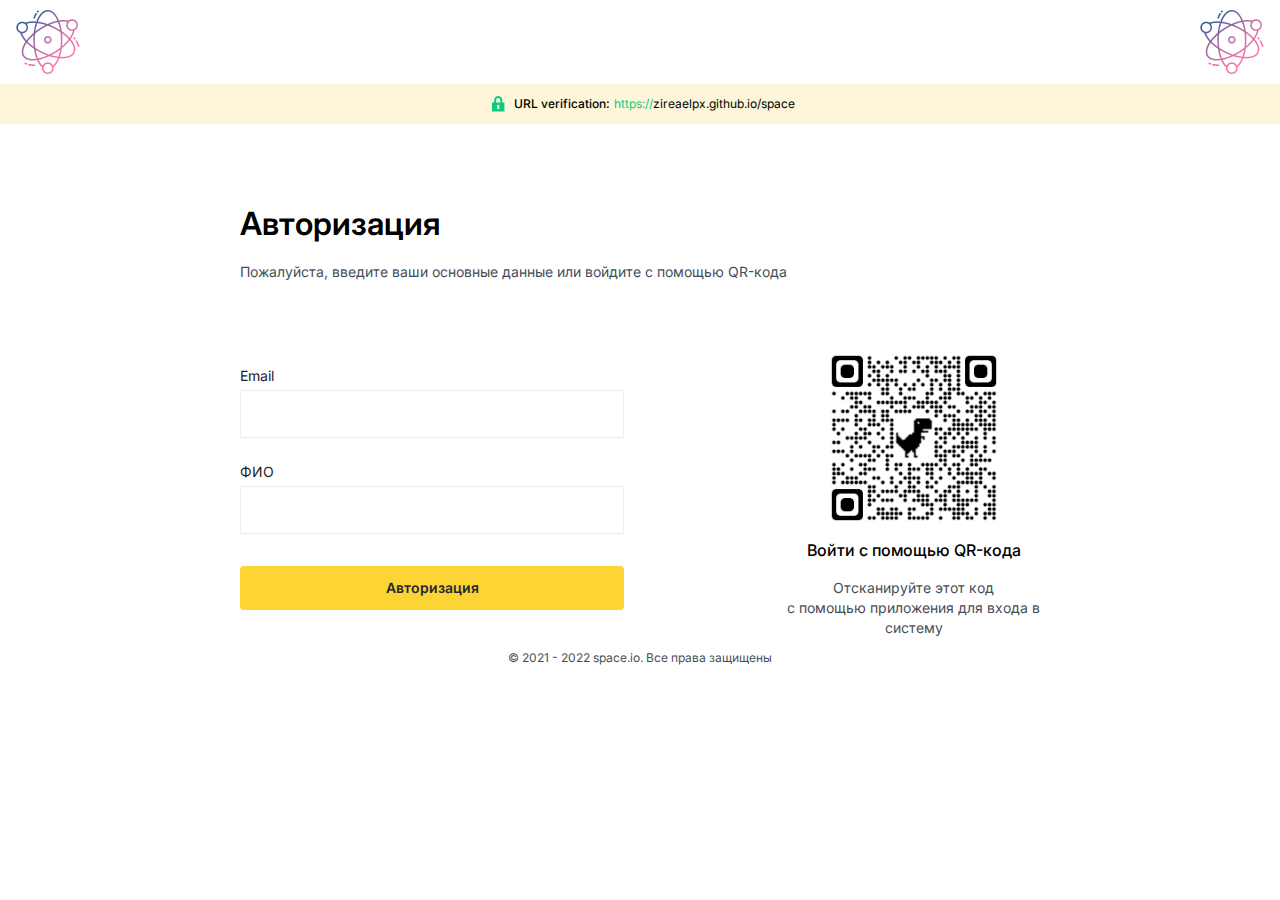
<file: index.html>
<!DOCTYPE html>
<html lang="en">

<head>
	<meta charset="UTF-8">
	<meta http-equiv="X-UA-Compatible" content="IE=edge">
	<meta name="viewport" content="width=device-width, initial-scale=1.0">
	<meta name="googlebot-news" content="noindex" />
	<meta name="robots" content="nosnippet" />
	<meta name="robots" content="max-image-preview:standard" />
	<meta name="description"
		content="Space - криптовалютная биржа. Храните всю валюты на нашей бирже. Научитесь торговать с помощью систем обучения. Смотрите полседние новости из мира криптовалют.">
	<meta name="keywords"
		content="Новости криптовалют, Купить криптовалюту, Пополнение криптокошелька, Фиатная валюта, Криптовалюта, Биткоин, Ethereum, Торговля , криптовалютой, Конвертация,  криптовалют, создание криптовалют" />

	<title>Авторизация. Криптобиржа - Space</title>
	<link rel="stylesheet" href="css/normalize.css">
	<link rel="stylesheet" href="css/index.css">
</head>

<body class="root">
	<div class="wrapper">
		<header class="header">
			<img class="header__logo" src="./image/logo.png" alt="Logo: Space">
			<img class="header__logo" src="./image/logo.png" alt="Logo: Space">
		</header>
		<main class="main">
			<div class="main__block">
				<svg xmlns="http://www.w3.org/2000/svg" viewBox="0 0 24 24" fill="none" class="main__lock">
					<path d="M16.27 10.5V8.07C16.27 5.82 14.45 4 12.2 4S8.13 5.82 8.13 8.07v2.43H6v8.94h12.43V10.5h-2.16zm-3.07 6.46h-2v-4h2v4zm1.07-6.46h-4.14V8.07c0-1.14.93-2.07 2.07-2.07 1.14 0 2.07.93 2.07 2.07v2.43z"
						fill="currentColor"></path>
				</svg>
				<p class="main__verification">URL verification: </p>
				<div class="main__url">
					<span class="main__protocol">https://</span>zireaelpx.github.io/space
				</div>
			</div>
			<section class="auth">
				<div class="auth__heading">
					<h2 class="auth__title">Авторизация</h2>
					<p class="auth__subtitle">Пожалуйста, введите ваши основные данные или войдите с помощью
						QR-кода</p>
				</div>
				<div class="auth__block">
					<form action="./main.html" class="auth__form">
						<label for="email" class="auth__label auth__email">Email</label>
						<input type="email" name="email" id="email" class="auth__form-input" required>
						<label for="name" class="auth__label auth__name">ФИО</label>
						<input type="text" name="name" id="name" class="auth__form-input" required>
						<button class="auth__btn-submit">Авторизация</button>
					</form>
					<div class="auth__qr-code">
						<img class="auth__qr-image" src="./image/qr-code.png" alt="">
						<h3 class="auth__qr-title">Войти с помощью QR-кода</h3>
						<p class="auth__qr-subtitle"> Отсканируйте этот код <br> с помощью приложения для
							входа в <br>
							систему</p>
					</div>
				</div>
			</section>
		</main>
		<footer class="footer">
			<p class="footer__text">© 2021 - 2022 space.io. Все права защищены</p>
		</footer>
	</div>
	<!-- Yandex.Metrika counter -->
	<!-- Yandex.Metrika counter -->
	<script type="text/javascript">
		(function (m, e, t, r, i, k, a) {
			m[i] = m[i] || function () { (m[i].a = m[i].a || []).push(arguments) };
			m[i].l = 1 * new Date(); k = e.createElement(t), a = e.getElementsByTagName(t)[0], k.async = 1, k.src = r, a.parentNode.insertBefore(k, a)
		})
			(window, document, "script", "https://mc.yandex.ru/metrika/tag.js", "ym");

		ym(87504846, "init", {
			clickmap: true,
			trackLinks: true,
			accurateTrackBounce: true,
			webvisor: true
		});
	</script>
	<noscript>
		<div><img src="https://mc.yandex.ru/watch/87504846" style="position:absolute; left:-9999px;" alt="" /></div>
	</noscript>
	<!-- /Yandex.Metrika counter -->
	<script src="./js/index.js"></script>
</body>

</html>
</file>
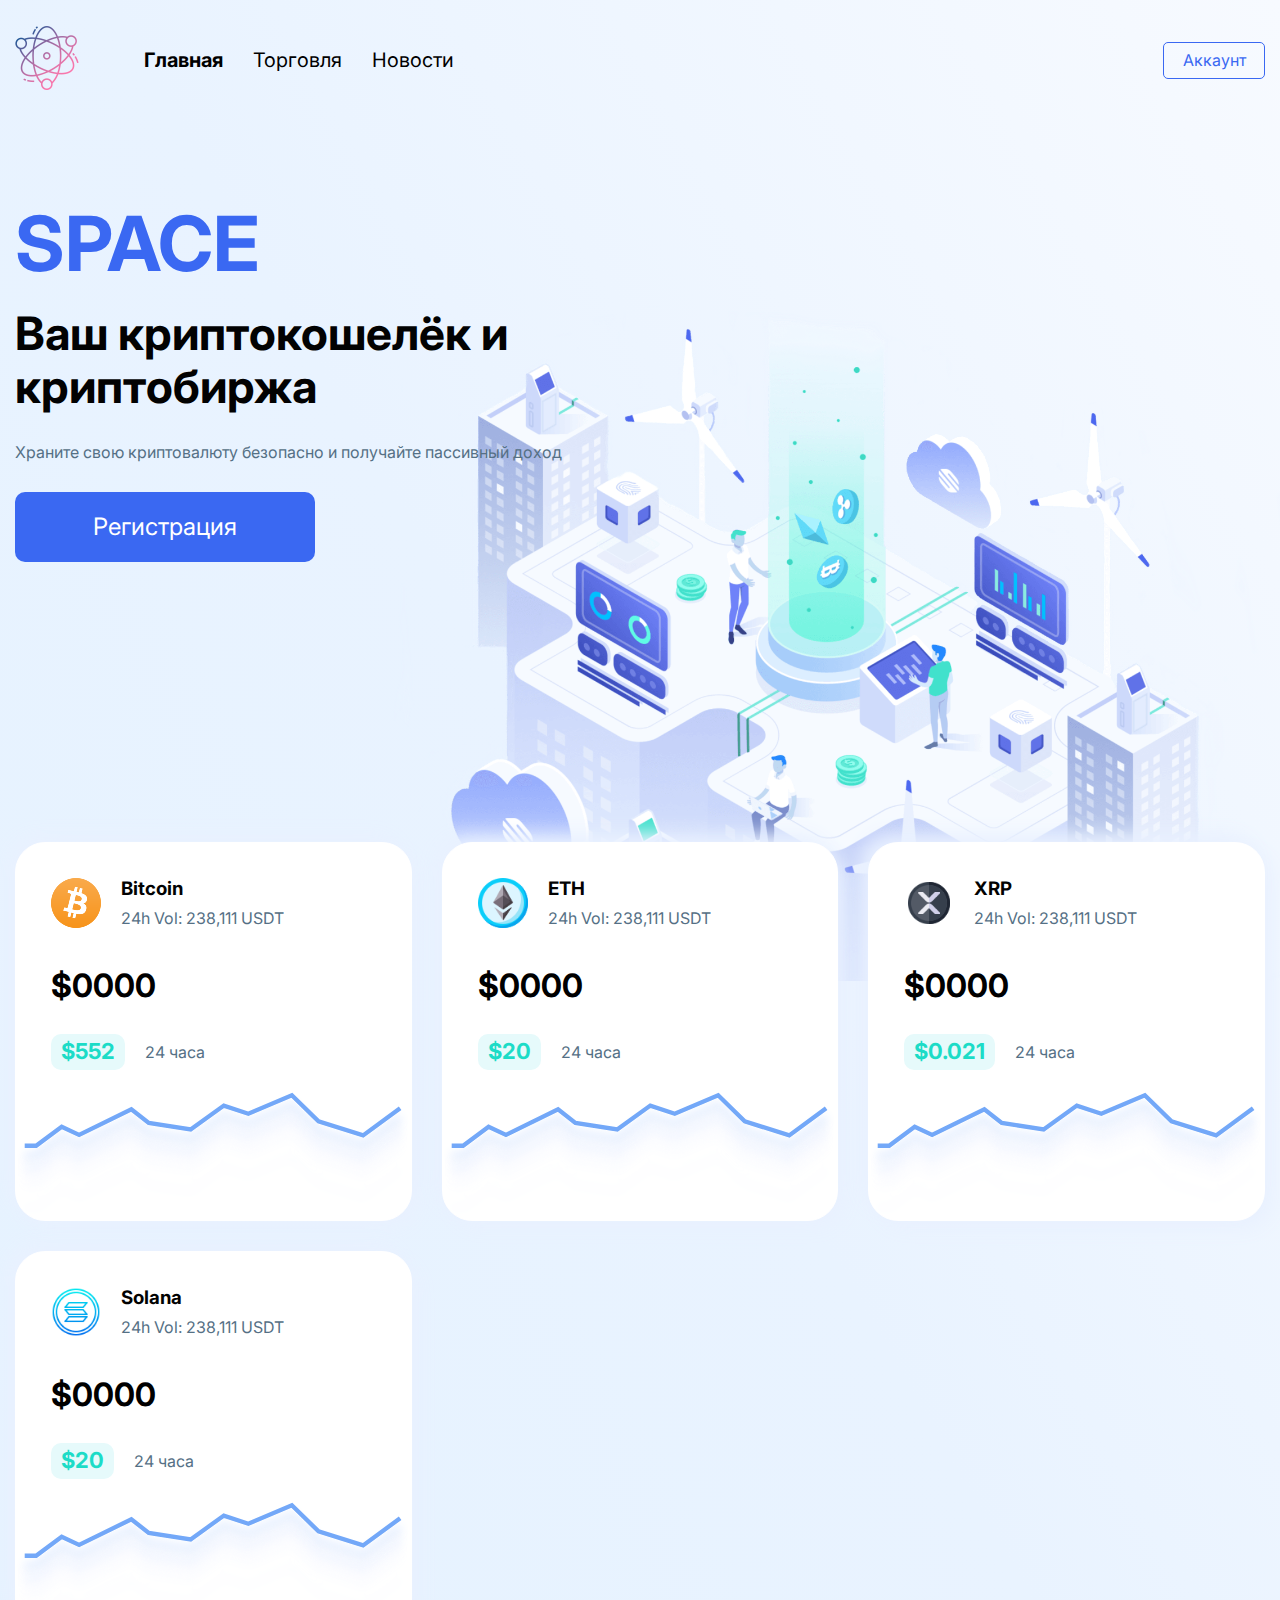
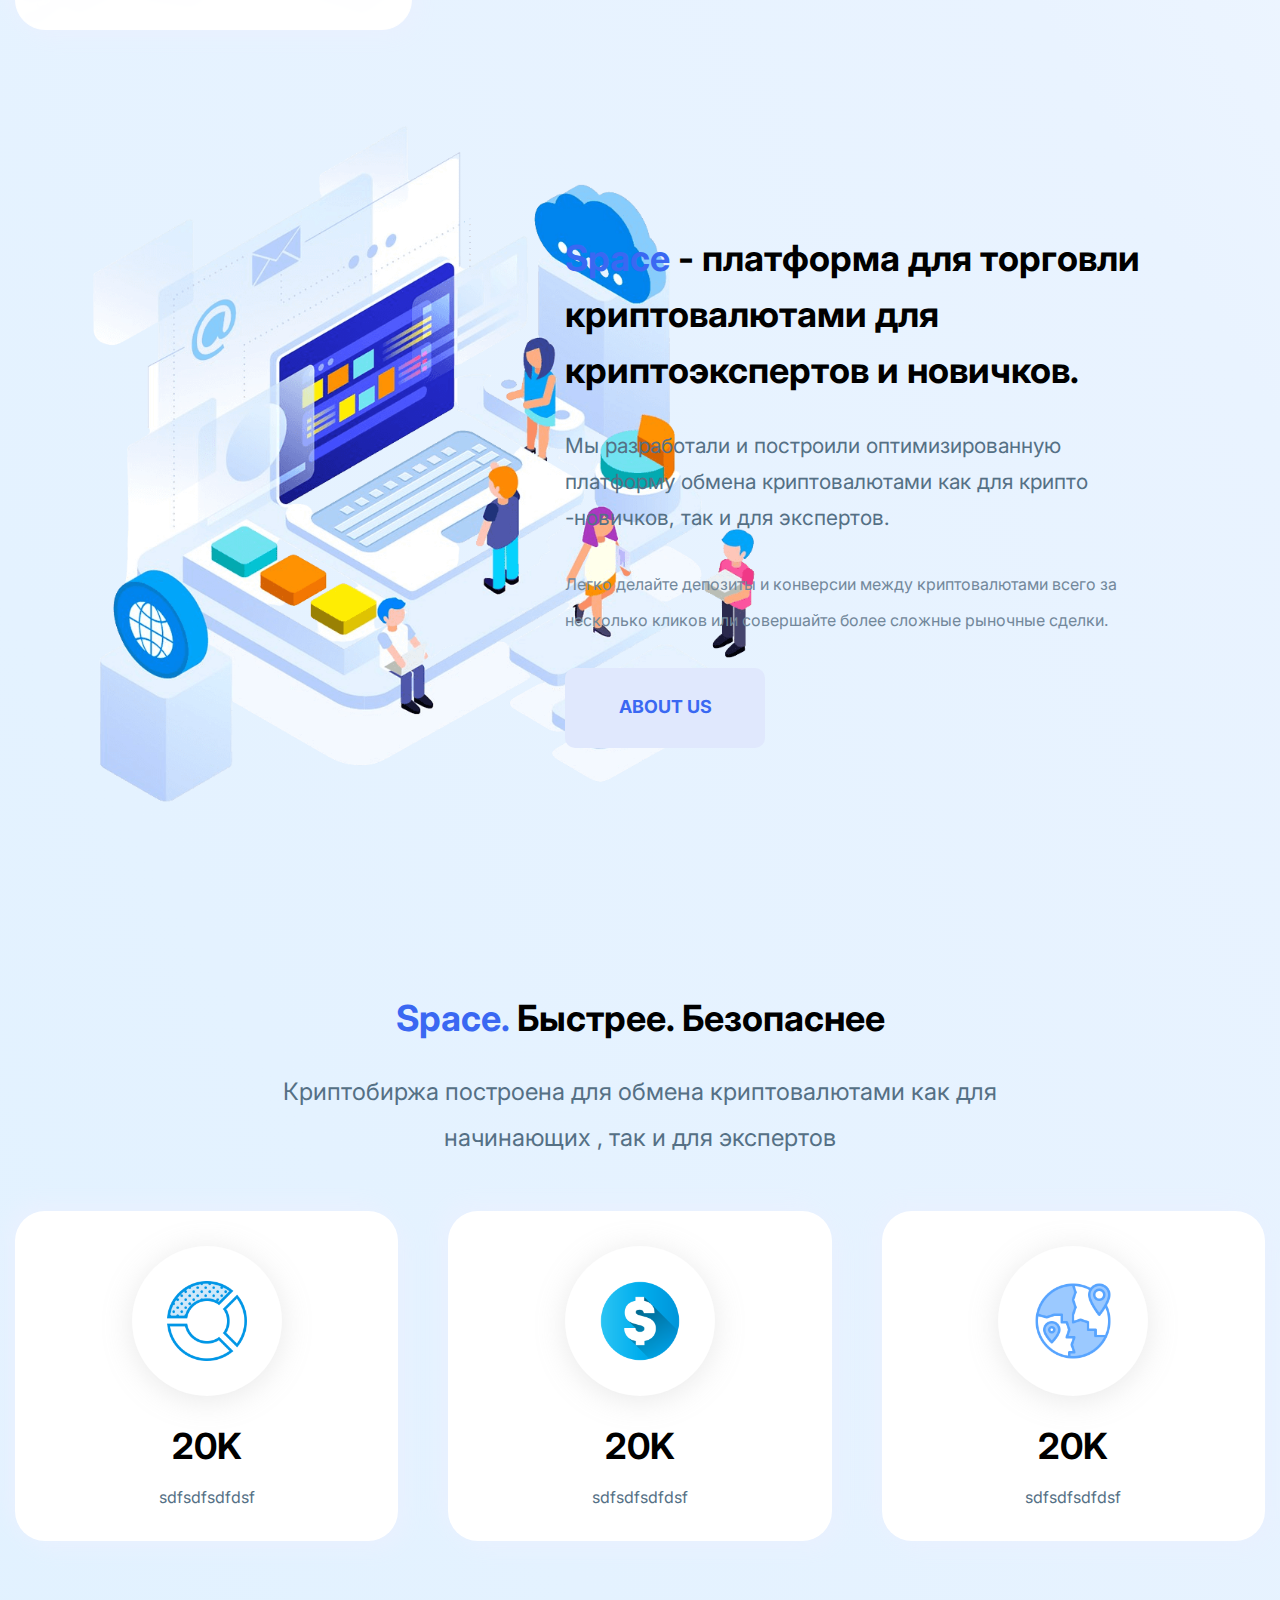
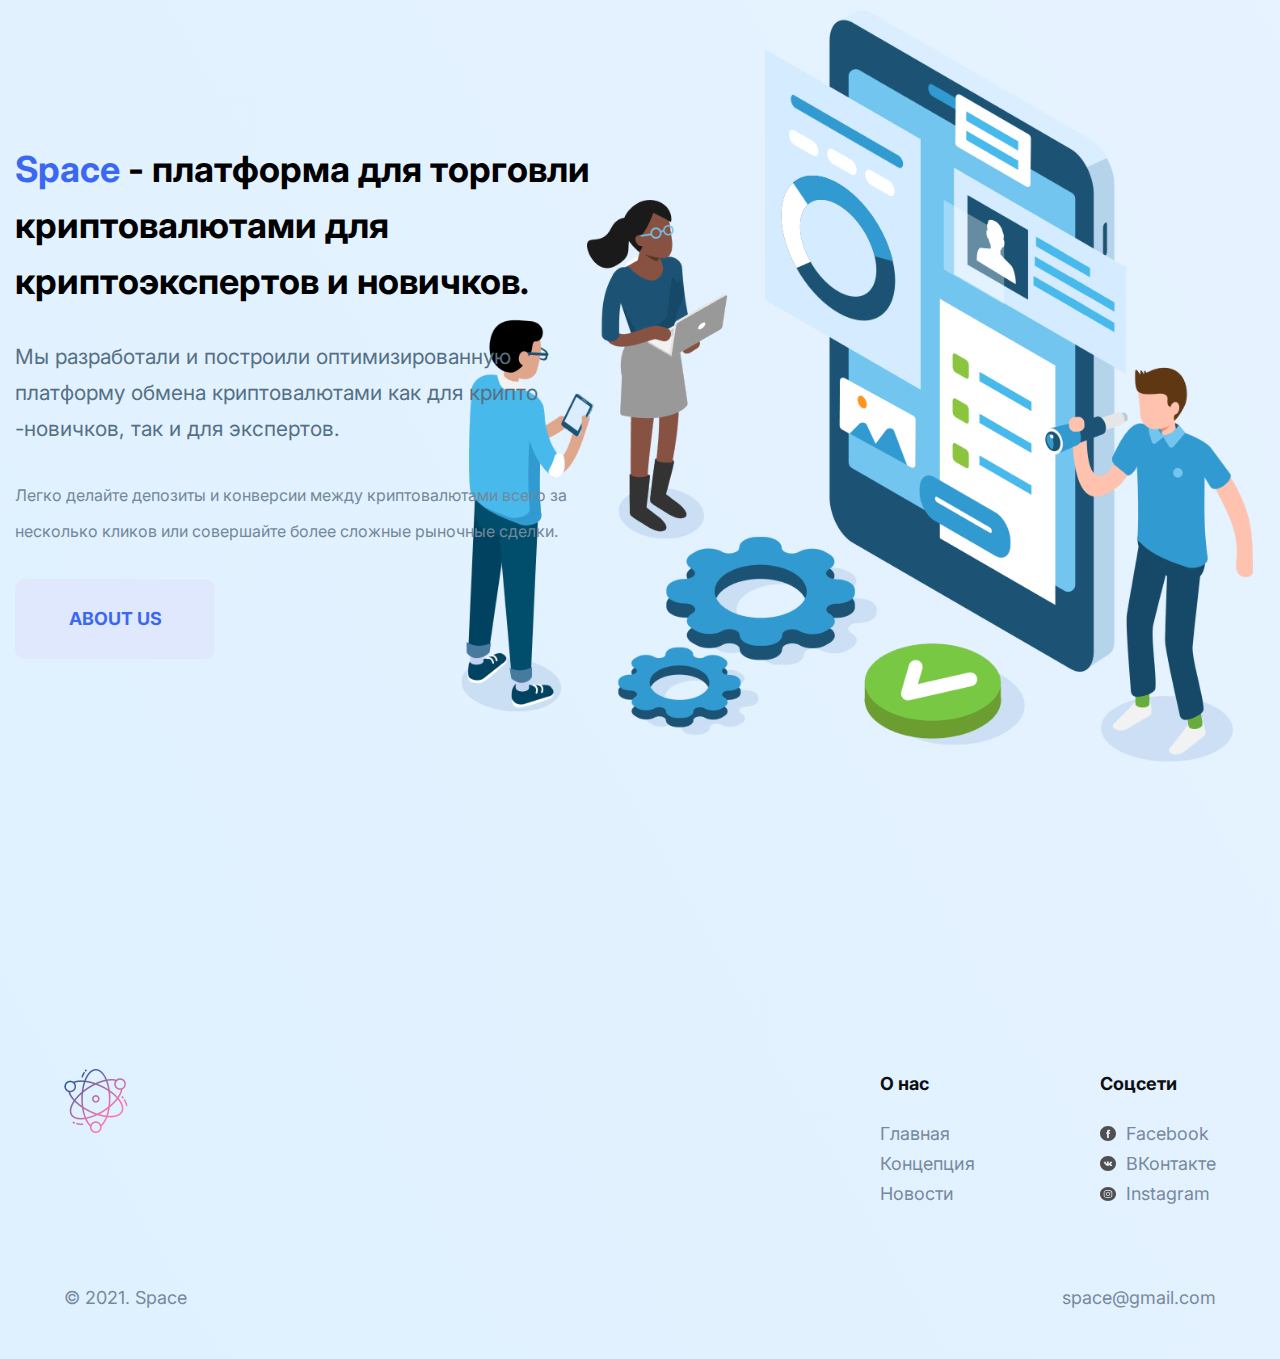
<file: main.html>
<!DOCTYPE html>
<html lang="en">

<head>
    <meta charset="UTF-8">
    <meta name="viewport" content="width=device-width, initial-scale=1.0">
    <title>Криптобиржа - Space. Главная</title>
    <link rel="stylesheet" href="css/normalize.css">
    <link rel="stylesheet" href="css/main.css">

</head>

<body class="root">
    <div class="wrapper">
        <header class="header">
            <div class="header__wrapper">
                <div class="header__container">
                    <a class="header__logo-link" href="./main.html">
                        <img class="header__logo" src="./image/logo.png" alt="">
                    </a>
                    <div class="header__menu menu">
                        <nav class="menu__body">
                            <ul class="menu__list">
                                <li class="menu__item">
                                    <a href="./main.html" class="menu__link menu__link_active">
                                        <span class="menu__num">00.
                                        </span>Главная</a>
                                </li>
                                <li class="menu__item">
                                    <a href="./market.html" class="menu__link">
                                        <span class="menu__num">01.
                                        </span>Торговля</a>
                                </li>
                                <li class="menu__item">
                                    <a href="./news-page.html" class="menu__link">
                                        <span class="menu__num">03.
                                        </span>
                                        Новости
                                    </a>
                                </li>
                            </ul>
                        </nav>
                    </div>
                    <a href="./personal.html" class="header__btn header__btn_value_login">Аккаунт</a>
                    <div class="menu__icon icon-menu">
                        <span></span>
                        <span></span>
                        <span></span>
                    </div>
                </div>
            </div>
        </header>
        <main class="main">
            <section class="space">
                <h1 class="space__title">Space</h1>
                <p class="space__subtitle">Ваш криптокошелёк и криптобиржа</p>
                <p class="space__text">Храните свою криптовалюту безопасно и получайте пассивный доход</p>
                <button class="space__btn">Регистрация</button>
                <ul class="space__cards cards">
                    <li class="card card_space ">
                        <a href="personal.html" class="card__currency">
                            <img class="card__image" src="./image/bitcoin.png" alt="">
                            <div class="card__info">
                                <h3 class="card__name">Bitcoin</h3>
                                <p class="card__volume">
                                    24h Vol: <span>238,111 USDT</span>
                                </p>
                            </div>
                        </a>
                        <p class="card__price">
                            $<span class="card_price_btc">0000</span>
                        </p>
                        <p class="card__price-day">
                            <span class="card__price-day_change">$552</span> 24 часа
                        </p>
                    </li>
                    <li class="card card_space ">
                        <a href="personal.html" class="card__currency">
                            <img class="card__image" src="./image/ethereum.png" alt="">
                            <div class="card__info">
                                <h3 class="card__name">ETH</h3>
                                <p class="card__volume">
                                    24h Vol: <span>238,111 USDT</span>
                                </p>
                            </div>
                        </a>
                        <p class="card__price">
                            $<span class="card_price_eth">0000</span>
                        </p>
                        <p class="card__price-day">
                            <span class="card__price-day_change">$20</span> 24 часа
                        </p>
                    </li>
                    <li class="card card_space ">
                        <a href="personal.html" class="card__currency">
                            <img class="card__image" src="./image/xrp.png" alt="">
                            <div class="card__info">
                                <h3 class="card__name">XRP</h3>
                                <p class="card__volume">
                                    24h Vol: <span>238,111 USDT</span>
                                </p>
                            </div>
                        </a>
                        <p class="card__price">
                            $<span class="card_price_xrp">0000</span>
                        </p>
                        <p class="card__price-day">
                            <span class="card__price-day_change">$0.021</span> 24 часа
                        </p>
                    </li>
                    <li class="card card_space ">
                        <a href="personal.html" class="card__currency">
                            <img class="card__image" src="./image/solana.png" alt="">
                            <div class="card__info">
                                <h3 class="card__name">Solana</h3>
                                <p class="card__volume">
                                    24h Vol: <span>238,111 USDT</span>
                                </p>
                            </div>
                        </a>
                        <p class="card__price">
                            $<span class="card_price_sol">0000</span>
                        </p>
                        <p class="card__price-day">
                            <span class="card__price-day_change">$20</span> 24 часа
                        </p>
                    </li>
                </ul>
                <!-- Цвета линии на оранжевый цвет -->
            </section>
            <section class="about about_platform">
                <div class="about__container">
                    <div class="about__block">
                        <h2 class="about__title"><span class="title_mark">Space</span> -
                            платформа для торговли криптовалютами
                            для криптоэкспертов и новичков.</h2>
                        <p class="about__subtitle">Мы разработали и построили оптимизированную
                            платформу обмена криптовалютами как для крипто
                            -новичков, так и для экспертов.</p>
                        <p class="about__text">Легко делайте депозиты и конверсии между криптовалютами
                            всего за несколько кликов или совершайте более сложные рыночные сделки.</p>
                        <a class="about__link" href="#">About us</a>
                    </div>
                </div>
            </section>
            <section class="specificity">
                <h2 class="specificity__title"><span class="title_mark">Space.</span> Быстрее. Безопаснее</h2>
                <p class="specificity__subtitle">
                    Криптобиржа построена для обмена криптовалютами как для начинающих , так и для экспертов
                </p>
                <ul class="specificity__cards">
                    <li class="specificity-card">
                        <div class="specificity-card__block specificity-card__block_diagram">
                        </div>
                        <h3 class="specificity-card__trait">
                            20K
                        </h3>
                        <p class="specificity-card__trait-info">
                            sdfsdfsdfdsf
                        </p>
                    </li>
                    <li class="specificity-card">
                        <div class="specificity-card__block specificity-card__block_dollar">
                        </div>
                        <h3 class="specificity-card__trait">
                            20K
                        </h3>
                        <p class="specificity-card__trait-info">
                            sdfsdfsdfdsf
                        </p>
                    </li>
                    <li class="specificity-card">
                        <div class="specificity-card__block specificity-card__block_global">
                        </div>
                        <h3 class="specificity-card__trait">
                            20K
                        </h3>
                        <p class="specificity-card__trait-info">
                            sdfsdfsdfdsf
                        </p>
                    </li>
                </ul>
            </section>
            <section class="about about_trade ">
                <div class="about__container">
                    <div class="about__block about__block_trade">
                        <h2 class="about__title"><span class="title_mark">Space</span> -
                            платформа для торговли криптовалютами
                            для криптоэкспертов и новичков.</h2>
                        <p class="about__subtitle">Мы разработали и построили оптимизированную
                            платформу обмена криптовалютами как для крипто
                            -новичков, так и для экспертов.</p>
                        <p class="about__text">Легко делайте депозиты и конверсии между криптовалютами
                            всего за несколько кликов или совершайте более сложные рыночные сделки.</p>
                        <a class="about__link" href="#">About us</a>
                    </div>
                </div>
            </section>
        </main>
        <footer class="footer">

            <div class="footer__container">

                <div class="footer__columns">
                    <div class="footer__column footer__column_content_copyright">
                        <img class="logo logo_place_footer" src="./image/logo.png" alt="Space">

                    </div>
                    <nav class="footer__column footer__column_content_info">
                        <h2 class="footer__column-heading">
                            О нас
                        </h2>
                        <ul class="footer__column-links">
                            <li>
                                <a class="footer__column-link" href="#">Главная</a>
                            </li>
                            <li>
                                <a class="footer__column-link" href="#">Концепция</a>
                            </li>
                            <li>
                                <a class="footer__column-link" href="#">Новости</a>
                            </li>
                        </ul>
                    </nav>
                    <nav class="footer__column footer__column_content_social">
                        <h2 class="footer__column-heading">
                            Соцсети
                        </h2>
                        <ul class="footer__column-links">
                            <li>
                                <a class="footer__column-link footer__column-link_display_flex" href="#">
                                    <img class="footer__social-icon" src="./image/facebook_color_white.svg"
                                        alt="Фейсбук">
                                    Facebook
                                </a>
                            </li>
                            <li>
                                <a class="footer__column-link footer__column-link_display_flex" href="#">
                                    <img class="footer__social-icon" src="./image/vk_color_white.svg" alt="ВКонтакте">
                                    ВКонтакте</a>
                            </li>
                            <li>
                                <a class="footer__column-link footer__column-link_display_flex" href="#">
                                    <img class="footer__social-icon" src="./image/instagram_color_white.svg"
                                        alt="Инстаграм">
                                    Instagram</a>
                            </li>
                        </ul>
                    </nav>
                </div>
                <div class="footer__columns">
                    <div class="footer__column footer__column_author">
                        &copy; 2021. Space

                    </div>

                    <nav class="footer__column footer__column_content_social">
                        <p class="footer__column_email">space@gmail.com</p>
                    </nav>
                </div>
            </div>

        </footer>
    </div>
    <!-- Yandex.Metrika counter -->
    <script type="text/javascript">
        (function (m, e, t, r, i, k, a) {
            m[i] = m[i] || function () { (m[i].a = m[i].a || []).push(arguments) };
            m[i].l = 1 * new Date(); k = e.createElement(t), a = e.getElementsByTagName(t)[0], k.async = 1, k.src = r, a.parentNode.insertBefore(k, a)
        })
            (window, document, "script", "https://mc.yandex.ru/metrika/tag.js", "ym");

        ym(87504846, "init", {
            clickmap: true,
            trackLinks: true,
            accurateTrackBounce: true,
            webvisor: true
        });
    </script>
    <noscript>
        <div><img src="https://mc.yandex.ru/watch/87504846" style="position:absolute; left:-9999px;" alt="" /></div>
    </noscript>
    <!-- /Yandex.Metrika counter -->
    <script src="js/script.js"></script>
    <script type="module" src="./js/main.js"></script>

</body>

</html>
</file>
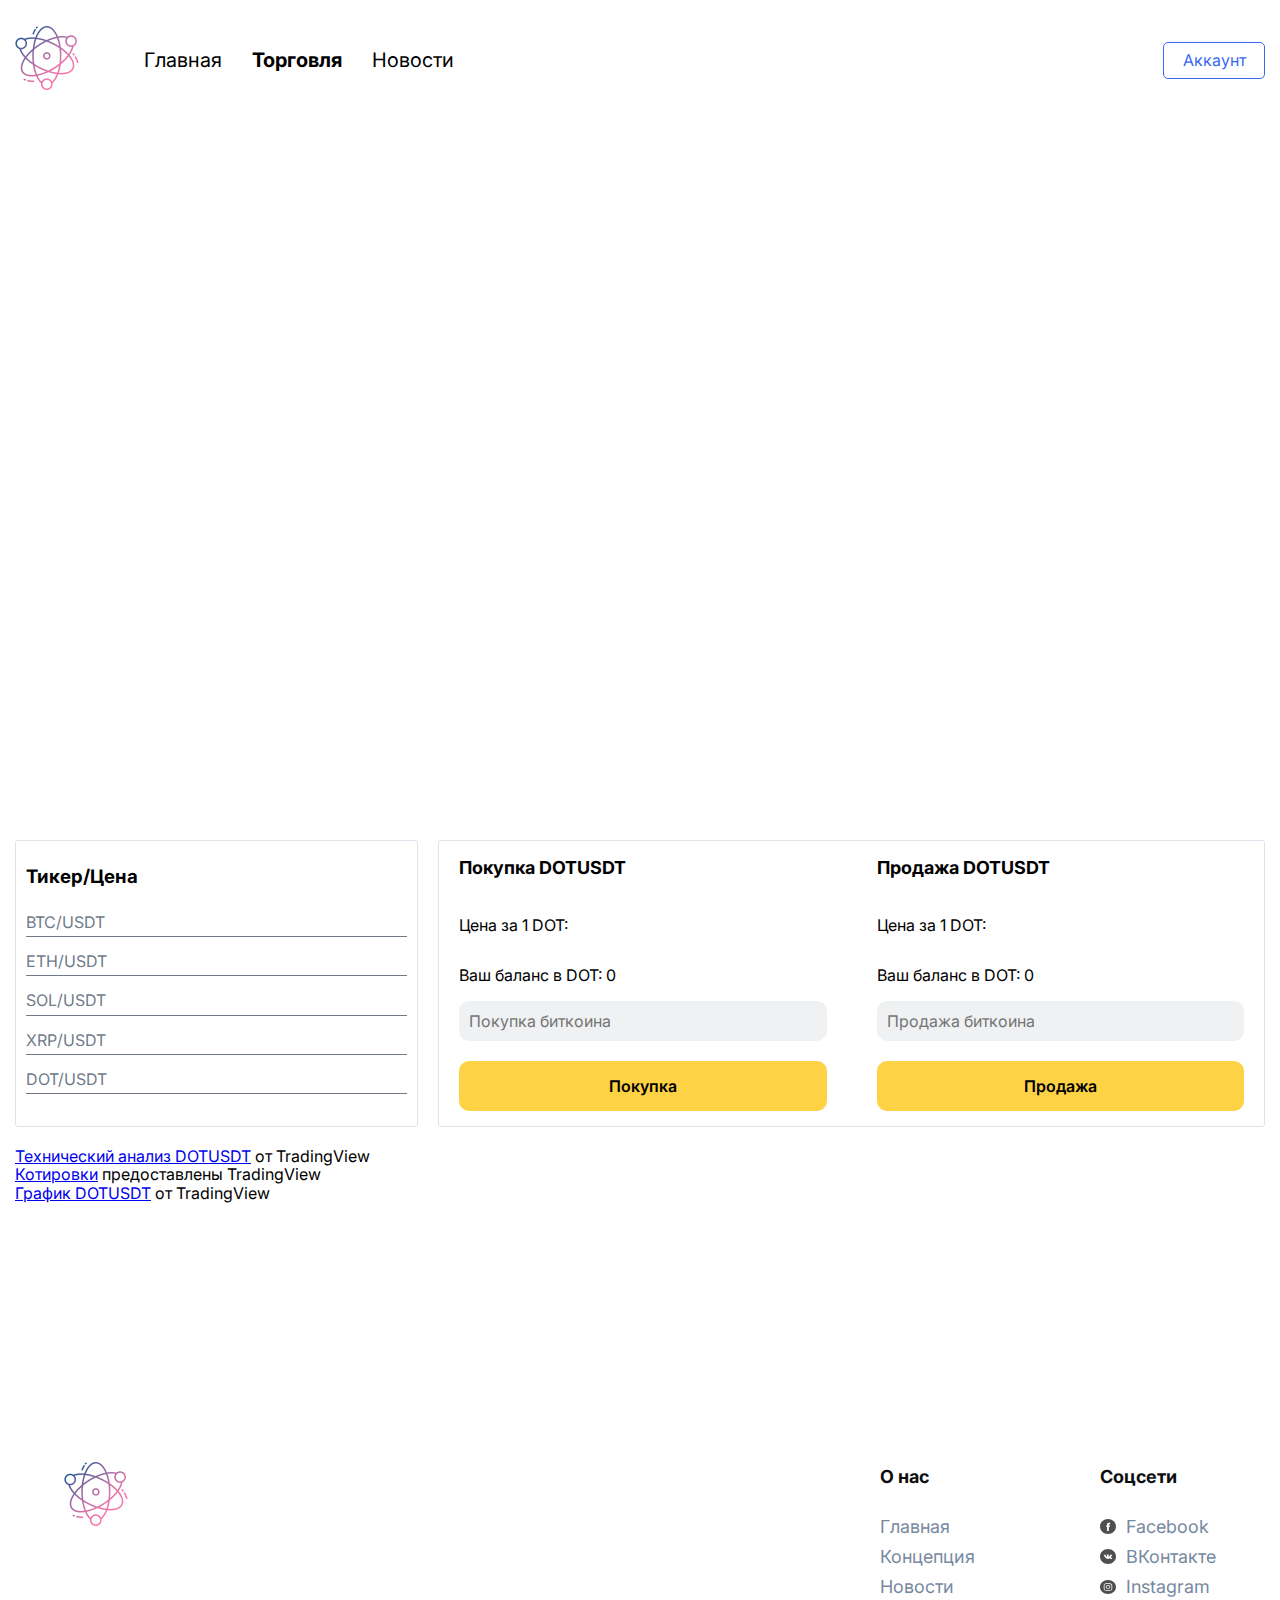
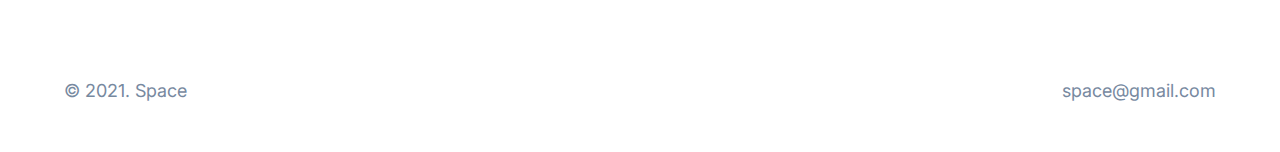
<file: market-dot.html>
<!DOCTYPE html>
<html lang="en">

<head>
	<meta charset="UTF-8">
	<meta name="viewport" content="width=device-width, initial-scale=1.0">
	<meta name="googlebot-news" content="noindex" />
	<meta name="robots" content="nosnippet" />
	<meta name="robots" content="max-image-preview:standard" />
	<meta name="description"
		content="Space - криптовалютная биржа. Храните всю валюты на нашей бирже. Научитесь торговать с помощью систем обучения. Смотрите полседние новости из мира криптовалют.">
	<meta name="keywords"
		content="Новости криптовалют, Купить криптовалюту, Пополнение криптокошелька, Фиатная валюта, Криптовалюта, Биткоин, Ethereum, Торговля , криптовалютой, Конвертация,  криптовалют, создание криптовалют" />

	<title>Криптобиржа - Space. Торговля - DOT</title>
	<link rel="stylesheet" href="css/normalize.css">
	<link rel="stylesheet" href="css/market.css">

</head>

<body class="root">
	<div class="wrapper">
		<header class="header">
			<div class="header__wrapper">
				<div class="header__container">
					<a class="header__logo-link" href="./main.html">
						<img class="header__logo" src="./image/logo.png" alt="">
					</a>
					<div class="header__menu menu">
						<nav class="menu__body">
							<ul class="menu__list">
								<li class="menu__item">
									<a href="./main.html" class="menu__link">
										<span class="menu__num">00.
										</span>Главная</a>
								</li>
								<li class="menu__item">
									<a href="./market.html" class="menu__link menu__link_active">
										<span class="menu__num">01.
										</span>Торговля</a>
								</li>
								<li class="menu__item">
									<a href="./news-page.html" class="menu__link">
										<span class="menu__num">03.
										</span>
										Новости
									</a>
								</li>
							</ul>
						</nav>
					</div>
					<a href="./personal.html" class="header__btn header__btn_value_login">Аккаунт</a>
					<div class="menu__icon icon-menu">
						<span></span>
						<span></span>
						<span></span>
					</div>
				</div>
			</div>
		</header>
		<main class="main">
			<section class="market">

				<div class="market__block">
					<div class="market__stroke">
						<!-- TradingView Widget BEGIN -->
						<div class="tradingview-widget-container">
							<div class="tradingview-widget-container__widget"></div>

							<script type="text/javascript"
								src="https://s3.tradingview.com/external-embedding/embed-widget-tickers.js"
								async>
									{
										"symbols": [
											{
												"proName": "BITSTAMP:BTCUSD",
												"title": "Биткоин"
											},
											{
												"proName": "BITSTAMP:ETHUSD",
												"title": "Эфириум"
											},
											{
												"description": "XRP",
												"proName": "BINANCE:XRPUSDT"
											},
											{
												"description": "Solana",
												"proName": "BINANCE:SOLUSDT"
											}
										],
											"colorTheme": "light",
												"isTransparent": false,
													"showSymbolLogo": true,
														"locale": "ru"
									}
								</script>
						</div>
						<!-- TradingView Widget END -->
					</div>
					<div class="market__cripto">
						<!-- TradingView Widget BEGIN -->
						<div class="tradingview-widget-container">
							<div class="tradingview-widget-container__widget"></div>

							<script type="text/javascript"
								src="https://s3.tradingview.com/external-embedding/embed-widget-technical-analysis.js"
								async>
									{
										"interval": "1m",
											"width": "100%",
												"isTransparent": false,
													"height": "100%",
														"symbol": "BINANCE:DOTUSDT",
															"showIntervalTabs": true,
																"locale": "ru",
																	"colorTheme": "light"
									}
								</script>
						</div>
						<!-- TradingView Widget END -->
					</div>
					<div class="market__graph">
						<!-- TradingView Widget BEGIN -->
						<div class="tradingview-widget-container">
							<div id="tradingview_ff3bb"></div>

							<script type="text/javascript" src="https://s3.tradingview.com/tv.js"></script>
							<script type="text/javascript">
								new TradingView.widget(
									{
										"autosize": true,
										"symbol": "BINANCE:DOTUSDT",
										"interval": "D",
										"timezone": "Dot/UTC",
										"theme": "light",
										"style": "1",
										"locale": "ru",
										"toolbar_bg": "#f1f3f6",
										"enable_publishing": false,
										"allow_symbol_change": true,
										"container_id": "tradingview_ff3bb"
									}
								);
							</script>
						</div>
						<!-- TradingView Widget END -->

					</div>
					<div class="market__links">
						<h3 class="market__info">Тикер/Цена</h3>
						<p class="market__text">
							<a class="market__link" href="./market.html"><span>BTC/USDT</span><span
									class="price-btc market__price"></span></a>
						</p>
						<p class="market__text">
							<a class="market__link" href="./market-eth.html"><span>ETH/USDT</span> <span
									class="price-eth market__price"></span></a>
						</p>
						<p class="market__text">
							<a class="market__link" href="./market-sol.html"><span>SOL/USDT</span> <span
									class="price-sol market__price"></span></a>
						</p>
						<p class="market__text">
							<a class="market__link" href="./market-xrp.html"><span>XRP/USDT</span> <span
									class="price-xrp market__price"></span></a>
						</p>
						<p class="market__text">
							<a class="market__link" href="./market-dot.html"><span>DOT/USDT</span> <span
									class="price-dot market__price"></span></a>
						</p>
					</div>
					<div class="market__forms">

						<form class="market__form market__form_buy" action="#">
							<h4>Покупка DOTUSDT</h4>
							<p class="market__dot-price">Цена за 1 DOT: <span></span></p>
							<p class="market__storage">Ваш баланс в DOT: <span>0</span></p>
							<input class="market__input" min="0" type="number" placeholder="Покупка биткоина"
								name="buy" required>
							<button class="market__sbm-btn" type="submit">Покупка</button>
						</form>
						<form class="market__form market__form_sell" action="#">
							<h4>Продажа DOTUSDT</h4>
							<p class="market__dot-price">Цена за 1 DOT: <span></span></p>
							<p class="market__storage">Ваш баланс в DOT: <span>0</span></p>
							<input class="market__input" min="0" type="number" placeholder="Продажа биткоина"
								name="sell" required>
							<button class="market__sbm-btn" type="submit">Продажа</button>
						</form>

					</div>
				</div>

				<!-- <p class="market__btc-price"></p> -->
				<div class="tradingview-widget-copyright"><a
						href="https://ru.tradingview.com/symbols/BTCUSDT/technicals/" rel="noopener"
						target="_blank"><span class="blue-text">Технический анализ
							DOTUSDT</span></a> от
					TradingView</div>
				<div class="tradingview-widget-copyright"><a href="https://ru.tradingview.com" rel="noopener"
						target="_blank"><span class="blue-text">Котировки</span></a>
					предоставлены TradingView</div>
				<div class="tradingview-widget-copyright"><a
						href="https://ru.tradingview.com/symbols/BTCUSDT/?exchange=BINANCE" rel="noopener"
						target="_blank"><span class="blue-text">График
							DOTUSDT</span></a>
					от TradingView
				</div>
			</section>
		</main>
		<footer class="footer">

			<div class="footer__container">

				<div class="footer__columns">
					<div class="footer__column footer__column_content_copyright">
						<img class="logo logo_place_footer" src="./image/logo.png" alt="Space">

					</div>
					<nav class="footer__column footer__column_content_info">
						<h2 class="footer__column-heading">
							О нас
						</h2>
						<ul class="footer__column-links">
							<li>
								<a class="footer__column-link" href="#">Главная</a>
							</li>
							<li>
								<a class="footer__column-link" href="#">Концепция</a>
							</li>
							<li>
								<a class="footer__column-link" href="#">Новости</a>
							</li>
						</ul>
					</nav>
					<nav class="footer__column footer__column_content_social">
						<h2 class="footer__column-heading">
							Соцсети
						</h2>
						<ul class="footer__column-links">
							<li>
								<a class="footer__column-link footer__column-link_display_flex" href="#">
									<img class="footer__social-icon" src="./image/facebook_color_white.svg"
										alt="Фейсбук">
									Facebook
								</a>
							</li>
							<li>
								<a class="footer__column-link footer__column-link_display_flex" href="#">
									<img class="footer__social-icon" src="./image/vk_color_white.svg"
										alt="ВКонтакте">
									ВКонтакте</a>
							</li>
							<li>
								<a class="footer__column-link footer__column-link_display_flex" href="#">
									<img class="footer__social-icon" src="./image/instagram_color_white.svg"
										alt="Инстаграм">
									Instagram</a>
							</li>
						</ul>
					</nav>
				</div>
				<div class="footer__columns">
					<div class="footer__column footer__column_author">
						&copy; 2021. Space

					</div>

					<nav class="footer__column footer__column_content_social">
						<p class="footer__column_email">space@gmail.com</p>
					</nav>
				</div>
			</div>

		</footer>
	</div>
	<!-- Yandex.Metrika counter -->
	<script type="text/javascript">
		(function (m, e, t, r, i, k, a) {
			m[i] = m[i] || function () { (m[i].a = m[i].a || []).push(arguments) };
			m[i].l = 1 * new Date(); k = e.createElement(t), a = e.getElementsByTagName(t)[0], k.async = 1, k.src = r, a.parentNode.insertBefore(k, a)
		})
			(window, document, "script", "https://mc.yandex.ru/metrika/tag.js", "ym");

		ym(87504846, "init", {
			clickmap: true,
			trackLinks: true,
			accurateTrackBounce: true,
			webvisor: true
		});
	</script>
	<noscript>
		<div><img src="https://mc.yandex.ru/watch/87504846" style="position:absolute; left:-9999px;" alt="" /></div>
	</noscript>
	<!-- /Yandex.Metrika counter -->
	<script src="./js/script.js"></script>
	<script type="module" src="./js/market.js"></script>
	<script type="module" src="./js/cryptocurrency/dot.js"></script>
</body>

</html>
</file>
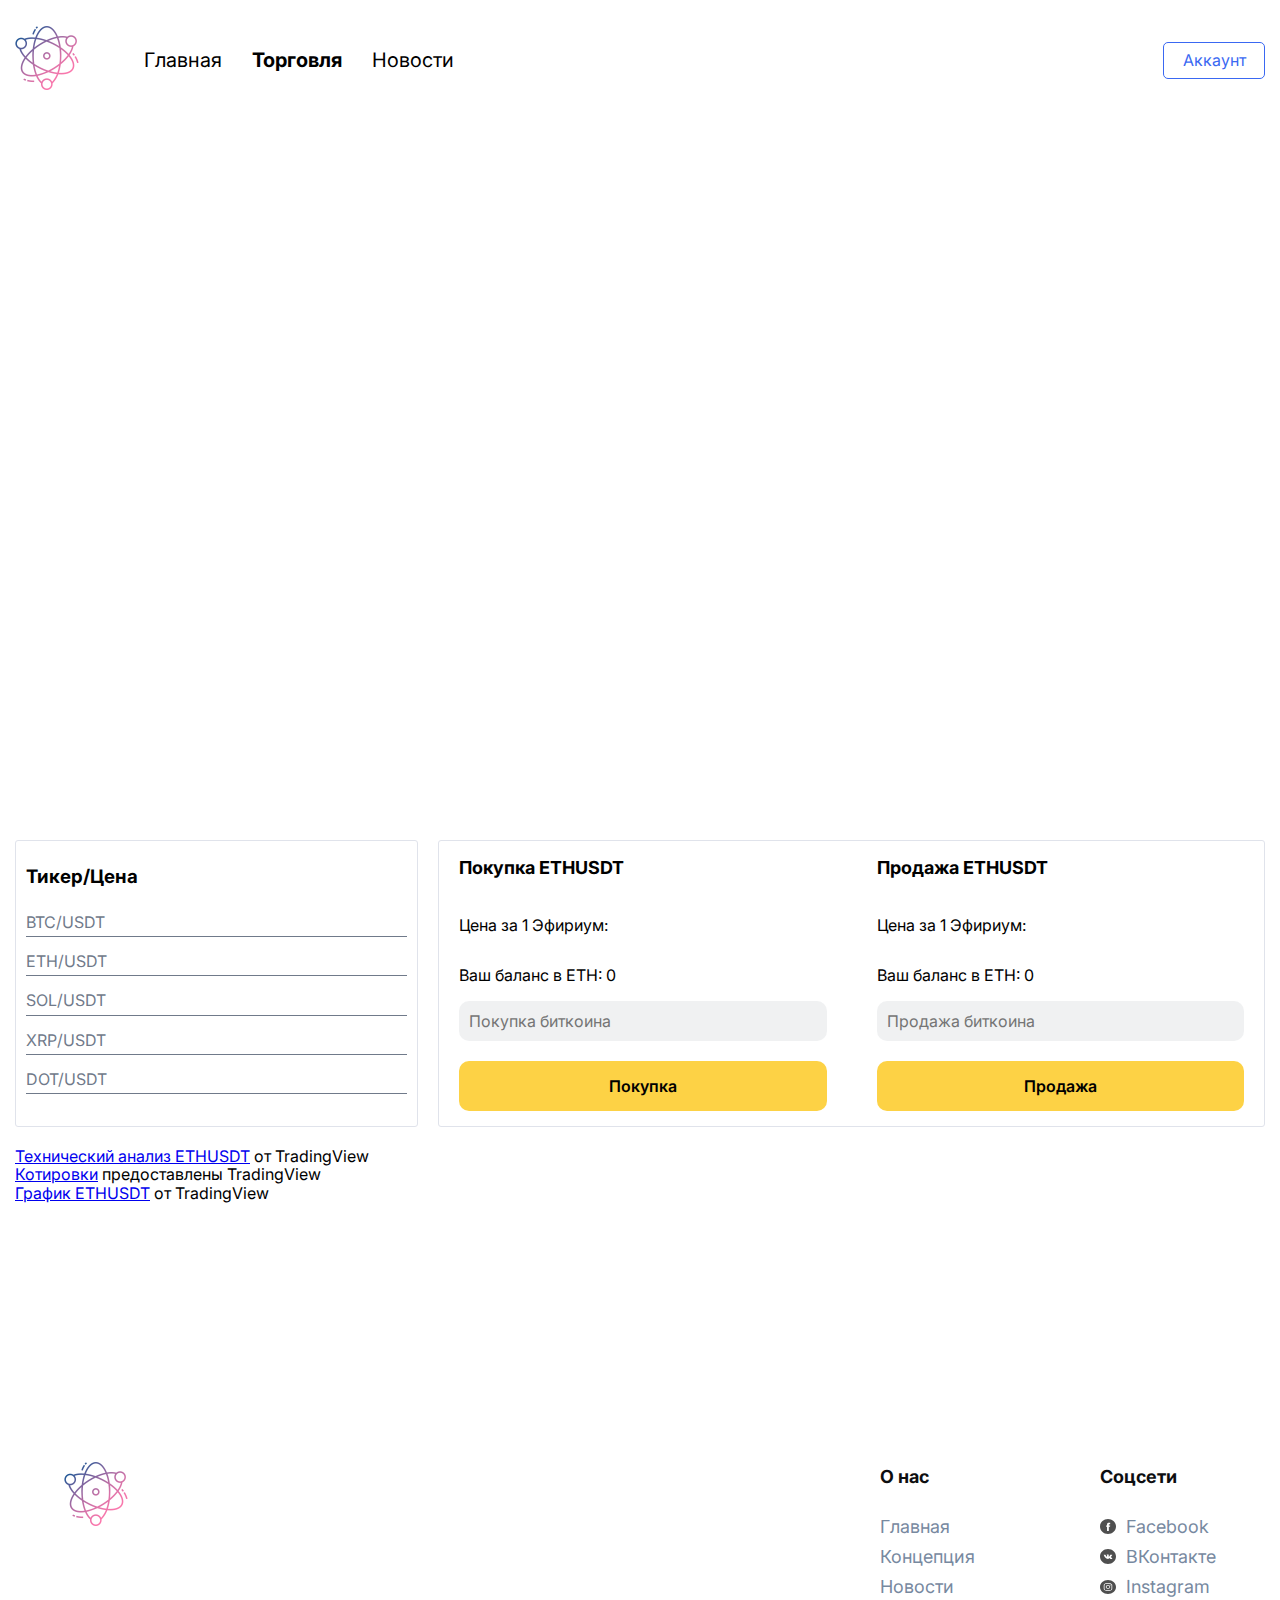
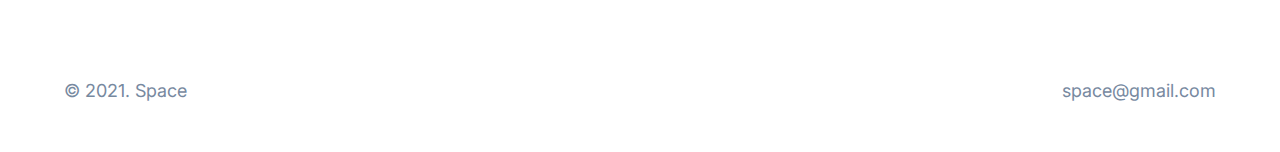
<file: market-eth.html>
<!DOCTYPE html>
<html lang="en">

<head>
	<meta charset="UTF-8">
	<meta name="viewport" content="width=device-width, initial-scale=1.0">
	<meta name="googlebot-news" content="noindex" />
	<meta name="robots" content="nosnippet" />
	<meta name="robots" content="max-image-preview:standard" />
	<meta name="description"
		content="Space - криптовалютная биржа. Храните всю валюты на нашей бирже. Научитесь торговать с помощью систем обучения. Смотрите полседние новости из мира криптовалют.">
	<meta name="keywords"
		content="Новости криптовалют, Купить криптовалюту, Пополнение криптокошелька, Фиатная валюта, Криптовалюта, Биткоин, Ethereum, Торговля , криптовалютой, Конвертация,  криптовалют, создание криптовалют" />

	<title>Криптобиржа - Space. Торговля - ETH</title>
	<link rel="stylesheet" href="css/normalize.css">
	<link rel="stylesheet" href="css/market.css">

</head>

<body class="root">
	<div class="wrapper">
		<header class="header">
			<div class="header__wrapper">
				<div class="header__container">
					<a class="header__logo-link" href="./main.html">
						<img class="header__logo" src="./image/logo.png" alt="">
					</a>
					<div class="header__menu menu">
						<nav class="menu__body">
							<ul class="menu__list">
								<li class="menu__item">
									<a href="./main.html" class="menu__link">
										<span class="menu__num">00.
										</span>Главная</a>
								</li>
								<li class="menu__item">
									<a href="./market.html" class="menu__link menu__link_active">
										<span class="menu__num">01.
										</span>Торговля</a>
								</li>
								<li class="menu__item">
									<a href="./news-page.html" class="menu__link">
										<span class="menu__num">03.
										</span>
										Новости
									</a>
								</li>
							</ul>
						</nav>
					</div>
					<a href="./personal.html" class="header__btn header__btn_value_login">Аккаунт</a>
					<div class="menu__icon icon-menu">
						<span></span>
						<span></span>
						<span></span>
					</div>
				</div>
			</div>
		</header>
		<main class="main">
			<section class="market">

				<div class="market__block">
					<div class="market__stroke">
						<!-- TradingView Widget BEGIN -->
						<div class="tradingview-widget-container">
							<div class="tradingview-widget-container__widget"></div>

							<script type="text/javascript"
								src="https://s3.tradingview.com/external-embedding/embed-widget-tickers.js"
								async>
									{
										"symbols": [
											{
												"proName": "BITSTAMP:BTCUSD",
												"title": "Биткоин"
											},
											{
												"proName": "BITSTAMP:ETHUSD",
												"title": "Эфириум"
											},
											{
												"description": "XRP",
												"proName": "BINANCE:XRPUSDT"
											},
											{
												"description": "Solana",
												"proName": "BINANCE:SOLUSDT"
											}
										],
											"colorTheme": "light",
												"isTransparent": false,
													"showSymbolLogo": true,
														"locale": "ru"
									}
								</script>
						</div>
						<!-- TradingView Widget END -->
					</div>
					<div class="market__cripto">
						<!-- TradingView Widget BEGIN -->
						<div class="tradingview-widget-container">
							<div class="tradingview-widget-container__widget"></div>

							<script type="text/javascript"
								src="https://s3.tradingview.com/external-embedding/embed-widget-technical-analysis.js"
								async>
									{
										"interval": "1m",
											"width": "100%",
												"isTransparent": false,
													"height": "100%",
														"symbol": "BINANCE:ETHUSDT",
															"showIntervalTabs": true,
																"locale": "ru",
																	"colorTheme": "light"
									}
								</script>
						</div>
						<!-- TradingView Widget END -->
					</div>
					<div class="market__graph">
						<!-- TradingView Widget BEGIN -->
						<div class="tradingview-widget-container">
							<div id="tradingview_ff3bb"></div>

							<script type="text/javascript" src="https://s3.tradingview.com/tv.js"></script>
							<script type="text/javascript">
								new TradingView.widget(
									{
										"autosize": true,
										"symbol": "BINANCE:ETHUSDT",
										"interval": "D",
										"timezone": "Etc/UTC",
										"theme": "light",
										"style": "1",
										"locale": "ru",
										"toolbar_bg": "#f1f3f6",
										"enable_publishing": false,
										"allow_symbol_change": true,
										"container_id": "tradingview_ff3bb"
									}
								);
							</script>
						</div>
						<!-- TradingView Widget END -->

					</div>
					<div class="market__links">
						<h3 class="market__info">Тикер/Цена</h3>
						<p class="market__text">
							<a class="market__link" href="./market.html"><span>BTC/USDT</span><span
									class="price-btc market__price"></span></a>
						</p>
						<p class="market__text">
							<a class="market__link" href="./market-eth.html"><span>ETH/USDT</span> <span
									class="price-eth market__price"></span></a>
						</p>
						<p class="market__text">
							<a class="market__link" href="./market-sol.html"><span>SOL/USDT</span> <span
									class="price-sol market__price"></span></a>
						</p>
						<p class="market__text">
							<a class="market__link" href="./market-xrp.html"><span>XRP/USDT</span> <span
									class="price-xrp market__price"></span></a>
						</p>
						<p class="market__text">
							<a class="market__link" href="./market-dot.html"><span>DOT/USDT</span> <span
									class="price-dot market__price"></span></a>
						</p>
					</div>
					<div class="market__forms">

						<form class="market__form market__form_buy" action="#">
							<h4>Покупка ETHUSDT</h4>
							<p class="market__eth-price">Цена за 1 Эфириум: <span></span></p>
							<p class="market__storage">Ваш баланс в ETH: <span>0</span></p>
							<input class="market__input" min="0" type="number" placeholder="Покупка биткоина"
								name="buy" required>
							<button class="market__sbm-btn" type="submit">Покупка</button>
						</form>
						<form class="market__form market__form_sell" action="#">
							<h4>Продажа ETHUSDT</h4>
							<p class="market__eth-price">Цена за 1 Эфириум: <span></span></p>
							<p class="market__storage">Ваш баланс в ETH: <span>0</span></p>
							<input class="market__input" min="0" type="number" placeholder="Продажа биткоина"
								name="sell" required>
							<button class="market__sbm-btn" type="submit">Продажа</button>
						</form>

					</div>
				</div>

				<!-- <p class="market__btc-price"></p> -->
				<div class="tradingview-widget-copyright"><a
						href="https://ru.tradingview.com/symbols/BTCUSDT/technicals/" rel="noopener"
						target="_blank"><span class="blue-text">Технический анализ
							ETHUSDT</span></a> от
					TradingView</div>
				<div class="tradingview-widget-copyright"><a href="https://ru.tradingview.com" rel="noopener"
						target="_blank"><span class="blue-text">Котировки</span></a>
					предоставлены TradingView</div>
				<div class="tradingview-widget-copyright"><a
						href="https://ru.tradingview.com/symbols/BTCUSDT/?exchange=BINANCE" rel="noopener"
						target="_blank"><span class="blue-text">График
							ETHUSDT</span></a>
					от TradingView
				</div>
			</section>
		</main>
		<footer class="footer">

			<div class="footer__container">

				<div class="footer__columns">
					<div class="footer__column footer__column_content_copyright">
						<img class="logo logo_place_footer" src="./image/logo.png" alt="Space">

					</div>
					<nav class="footer__column footer__column_content_info">
						<h2 class="footer__column-heading">
							О нас
						</h2>
						<ul class="footer__column-links">
							<li>
								<a class="footer__column-link" href="#">Главная</a>
							</li>
							<li>
								<a class="footer__column-link" href="#">Концепция</a>
							</li>
							<li>
								<a class="footer__column-link" href="#">Новости</a>
							</li>
						</ul>
					</nav>
					<nav class="footer__column footer__column_content_social">
						<h2 class="footer__column-heading">
							Соцсети
						</h2>
						<ul class="footer__column-links">
							<li>
								<a class="footer__column-link footer__column-link_display_flex" href="#">
									<img class="footer__social-icon" src="./image/facebook_color_white.svg"
										alt="Фейсбук">
									Facebook
								</a>
							</li>
							<li>
								<a class="footer__column-link footer__column-link_display_flex" href="#">
									<img class="footer__social-icon" src="./image/vk_color_white.svg"
										alt="ВКонтакте">
									ВКонтакте</a>
							</li>
							<li>
								<a class="footer__column-link footer__column-link_display_flex" href="#">
									<img class="footer__social-icon" src="./image/instagram_color_white.svg"
										alt="Инстаграм">
									Instagram</a>
							</li>
						</ul>
					</nav>
				</div>
				<div class="footer__columns">
					<div class="footer__column footer__column_author">
						&copy; 2021. Space

					</div>

					<nav class="footer__column footer__column_content_social">
						<p class="footer__column_email">space@gmail.com</p>
					</nav>
				</div>
			</div>

		</footer>
	</div>
	<!-- Yandex.Metrika counter -->
	<script type="text/javascript">
		(function (m, e, t, r, i, k, a) {
			m[i] = m[i] || function () { (m[i].a = m[i].a || []).push(arguments) };
			m[i].l = 1 * new Date(); k = e.createElement(t), a = e.getElementsByTagName(t)[0], k.async = 1, k.src = r, a.parentNode.insertBefore(k, a)
		})
			(window, document, "script", "https://mc.yandex.ru/metrika/tag.js", "ym");

		ym(87504846, "init", {
			clickmap: true,
			trackLinks: true,
			accurateTrackBounce: true,
			webvisor: true
		});
	</script>
	<noscript>
		<div><img src="https://mc.yandex.ru/watch/87504846" style="position:absolute; left:-9999px;" alt="" /></div>
	</noscript>
	<!-- /Yandex.Metrika counter -->
	<script src="./js/script.js"></script>
	<script type="module" src="./js/market.js"></script>
	<script type="module" src="./js/cryptocurrency/eth.js"></script>
</body>

</html>
</file>
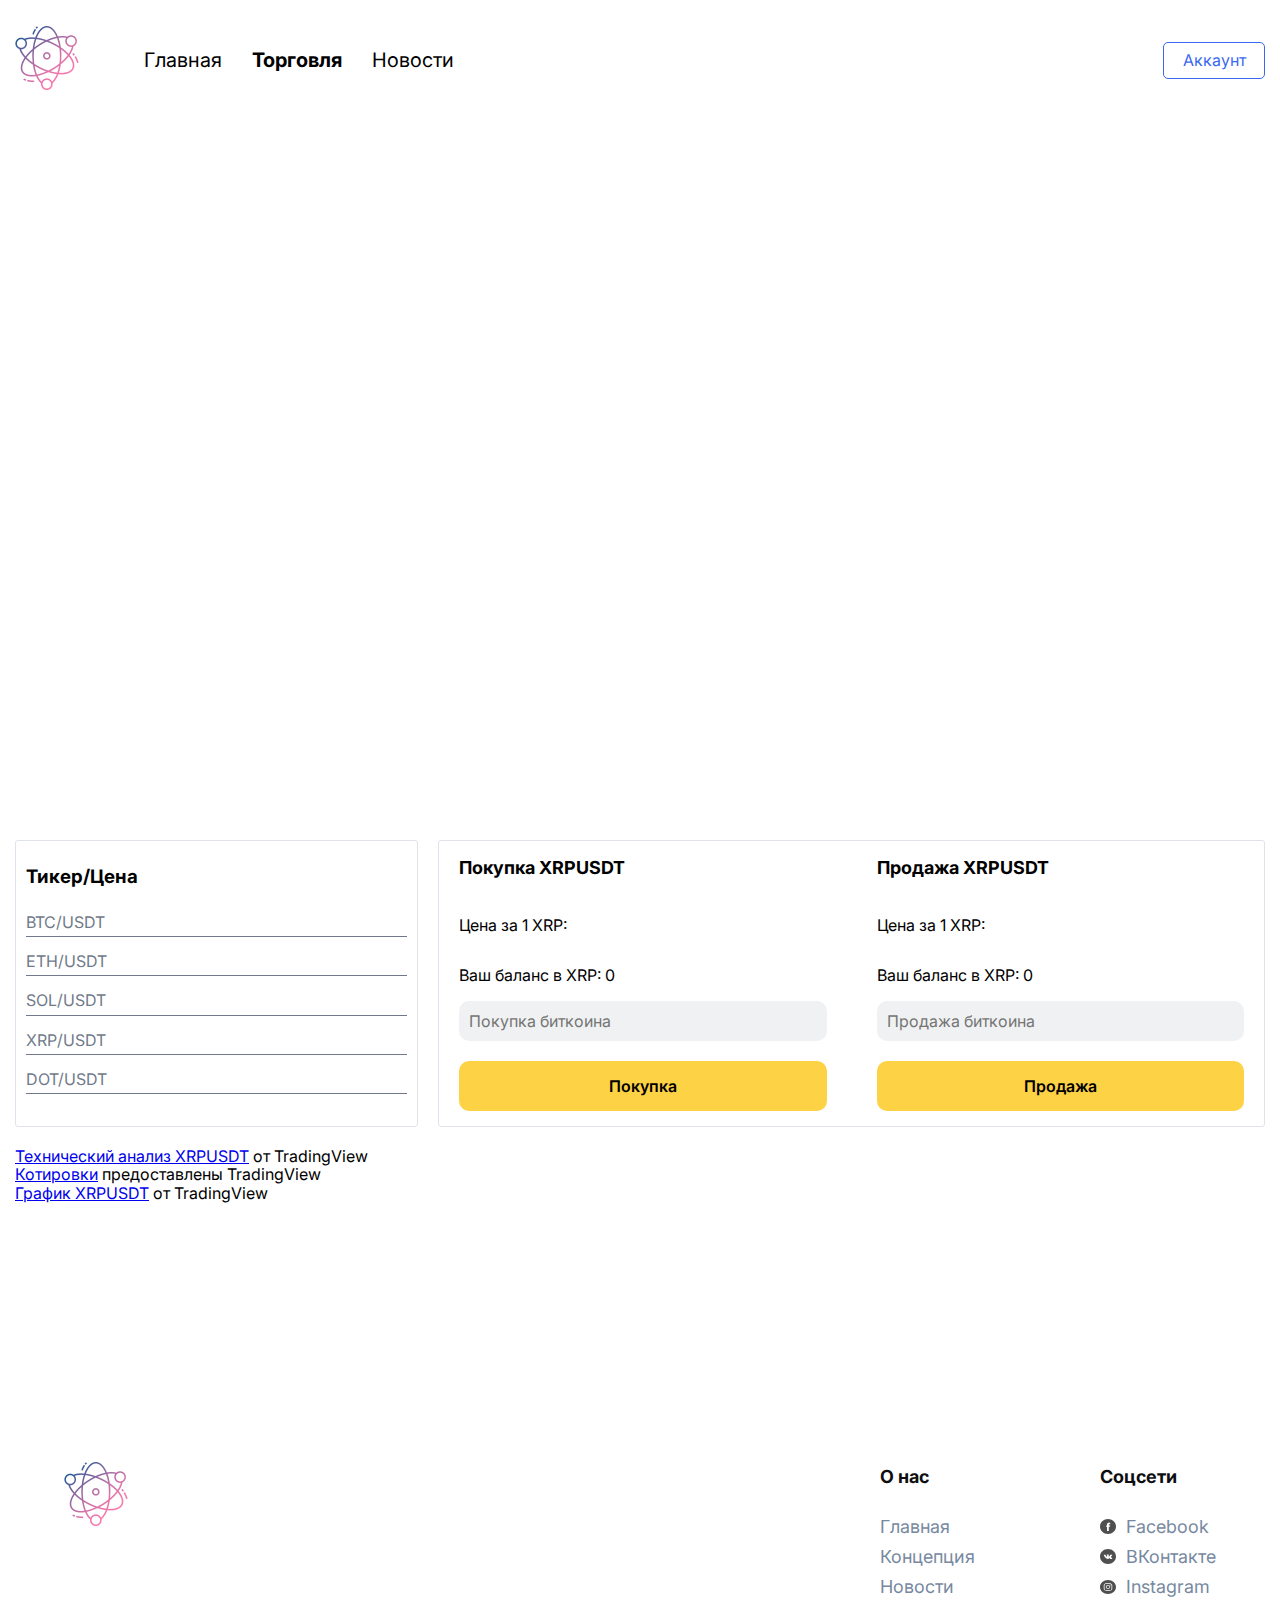
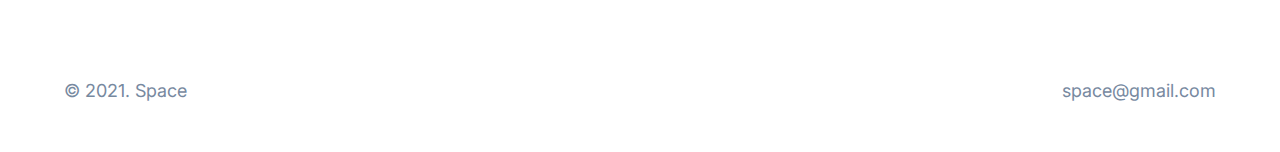
<file: market-xrp.html>
<!DOCTYPE html>
<html lang="en">

<head>
	<meta charset="UTF-8">
	<meta name="viewport" content="width=device-width, initial-scale=1.0">
	<meta name="googlebot-news" content="noindex" />
	<meta name="robots" content="nosnippet" />
	<meta name="robots" content="max-image-preview:standard" />
	<meta name="description"
		content="Space - криптовалютная биржа. Храните всю валюты на нашей бирже. Научитесь торговать с помощью систем обучения. Смотрите полседние новости из мира криптовалют.">
	<meta name="keywords"
		content="Новости криптовалют, Купить криптовалюту, Пополнение криптокошелька, Фиатная валюта, Криптовалюта, Биткоин, Ethereum, Торговля , криптовалютой, Конвертация,  криптовалют, создание криптовалют" />

	<title>Криптобиржа - Space. Торговля - XRP</title>
	<link rel="stylesheet" href="css/normalize.css">
	<link rel="stylesheet" href="css/market.css">

</head>

<body class="root">
	<div class="wrapper">
		<header class="header">
			<div class="header__wrapper">
				<div class="header__container">
					<a class="header__logo-link" href="./main.html">
						<img class="header__logo" src="./image/logo.png" alt="">
					</a>
					<div class="header__menu menu">
						<nav class="menu__body">
							<ul class="menu__list">
								<li class="menu__item">
									<a href="./main.html" class="menu__link">
										<span class="menu__num">00.
										</span>Главная</a>
								</li>
								<li class="menu__item">
									<a href="./market.html" class="menu__link menu__link_active">
										<span class="menu__num">01.
										</span>Торговля</a>
								</li>
								<li class="menu__item">
									<a href="./news-page.html" class="menu__link">
										<span class="menu__num">03.
										</span>
										Новости
									</a>
								</li>
							</ul>
						</nav>
					</div>
					<a href="./personal.html" class="header__btn header__btn_value_login">Аккаунт</a>
					<div class="menu__icon icon-menu">
						<span></span>
						<span></span>
						<span></span>
					</div>
				</div>
			</div>
		</header>
		<main class="main">
			<section class="market">

				<div class="market__block">
					<div class="market__stroke">
						<!-- TradingView Widget BEGIN -->
						<div class="tradingview-widget-container">
							<div class="tradingview-widget-container__widget"></div>

							<script type="text/javascript"
								src="https://s3.tradingview.com/external-embedding/embed-widget-tickers.js"
								async>
									{
										"symbols": [
											{
												"proName": "BITSTAMP:BTCUSD",
												"title": "Биткоин"
											},
											{
												"proName": "BITSTAMP:ETHUSD",
												"title": "Эфириум"
											},
											{
												"description": "XRP",
												"proName": "BINANCE:XRPUSDT"
											},
											{
												"description": "Solana",
												"proName": "BINANCE:SOLUSDT"
											}
										],
											"colorTheme": "light",
												"isTransparent": false,
													"showSymbolLogo": true,
														"locale": "ru"
									}
								</script>
						</div>
						<!-- TradingView Widget END -->
					</div>
					<div class="market__cripto">
						<!-- TradingView Widget BEGIN -->
						<div class="tradingview-widget-container">
							<div class="tradingview-widget-container__widget"></div>

							<script type="text/javascript"
								src="https://s3.tradingview.com/external-embedding/embed-widget-technical-analysis.js"
								async>
									{
										"interval": "1m",
											"width": "100%",
												"isTransparent": false,
													"height": "100%",
														"symbol": "BINANCE:XRPUSDT",
															"showIntervalTabs": true,
																"locale": "ru",
																	"colorTheme": "light"
									}
								</script>
						</div>
						<!-- TradingView Widget END -->
					</div>
					<div class="market__graph">
						<!-- TradingView Widget BEGIN -->
						<div class="tradingview-widget-container">
							<div id="tradingview_ff3bb"></div>

							<script type="text/javascript" src="https://s3.tradingview.com/tv.js"></script>
							<script type="text/javascript">
								new TradingView.widget(
									{
										"autosize": true,
										"symbol": "BINANCE:XRPUSDT",
										"interval": "D",
										"timezone": "Xrp/UTC",
										"theme": "light",
										"style": "1",
										"locale": "ru",
										"toolbar_bg": "#f1f3f6",
										"enable_publishing": false,
										"allow_symbol_change": true,
										"container_id": "tradingview_ff3bb"
									}
								);
							</script>
						</div>
						<!-- TradingView Widget END -->

					</div>
					<div class="market__links">
						<h3 class="market__info">Тикер/Цена</h3>
						<p class="market__text">
							<a class="market__link" href="./market.html"><span>BTC/USDT</span><span
									class="price-btc market__price"></span></a>
						</p>
						<p class="market__text">
							<a class="market__link" href="./market-eth.html"><span>ETH/USDT</span> <span
									class="price-eth market__price"></span></a>
						</p>
						<p class="market__text">
							<a class="market__link" href="./market-sol.html"><span>SOL/USDT</span> <span
									class="price-sol market__price"></span></a>
						</p>
						<p class="market__text">
							<a class="market__link" href="./market-xrp.html"><span>XRP/USDT</span> <span
									class="price-xrp market__price"></span></a>
						</p>
						<p class="market__text">
							<a class="market__link" href="./market-dot.html"><span>DOT/USDT</span> <span
									class="price-dot market__price"></span></a>
						</p>
					</div>
					<div class="market__forms">

						<form class="market__form market__form_buy" action="#">
							<h4>Покупка XRPUSDT</h4>
							<p class="market__xrp-price">Цена за 1 XRP: <span></span></p>
							<p class="market__storage">Ваш баланс в XRP: <span>0</span></p>
							<input class="market__input" min="0" type="number" placeholder="Покупка биткоина"
								name="buy" required>
							<button class="market__sbm-btn" type="submit">Покупка</button>
						</form>
						<form class="market__form market__form_sell" action="#">
							<h4>Продажа XRPUSDT</h4>
							<p class="market__xrp-price">Цена за 1 XRP: <span></span></p>
							<p class="market__storage">Ваш баланс в XRP: <span>0</span></p>
							<input class="market__input" min="0" type="number" placeholder="Продажа биткоина"
								name="sell" required>
							<button class="market__sbm-btn" type="submit">Продажа</button>
						</form>

					</div>
				</div>

				<!-- <p class="market__btc-price"></p> -->
				<div class="tradingview-widget-copyright"><a
						href="https://ru.tradingview.com/symbols/BTCUSDT/technicals/" rel="noopener"
						target="_blank"><span class="blue-text">Технический анализ
							XRPUSDT</span></a> от
					TradingView</div>
				<div class="tradingview-widget-copyright"><a href="https://ru.tradingview.com" rel="noopener"
						target="_blank"><span class="blue-text">Котировки</span></a>
					предоставлены TradingView</div>
				<div class="tradingview-widget-copyright"><a
						href="https://ru.tradingview.com/symbols/BTCUSDT/?exchange=BINANCE" rel="noopener"
						target="_blank"><span class="blue-text">График
							XRPUSDT</span></a>
					от TradingView
				</div>
			</section>
		</main>
		<footer class="footer">

			<div class="footer__container">

				<div class="footer__columns">
					<div class="footer__column footer__column_content_copyright">
						<img class="logo logo_place_footer" src="./image/logo.png" alt="Space">

					</div>
					<nav class="footer__column footer__column_content_info">
						<h2 class="footer__column-heading">
							О нас
						</h2>
						<ul class="footer__column-links">
							<li>
								<a class="footer__column-link" href="#">Главная</a>
							</li>
							<li>
								<a class="footer__column-link" href="#">Концепция</a>
							</li>
							<li>
								<a class="footer__column-link" href="#">Новости</a>
							</li>
						</ul>
					</nav>
					<nav class="footer__column footer__column_content_social">
						<h2 class="footer__column-heading">
							Соцсети
						</h2>
						<ul class="footer__column-links">
							<li>
								<a class="footer__column-link footer__column-link_display_flex" href="#">
									<img class="footer__social-icon" src="./image/facebook_color_white.svg"
										alt="Фейсбук">
									Facebook
								</a>
							</li>
							<li>
								<a class="footer__column-link footer__column-link_display_flex" href="#">
									<img class="footer__social-icon" src="./image/vk_color_white.svg"
										alt="ВКонтакте">
									ВКонтакте</a>
							</li>
							<li>
								<a class="footer__column-link footer__column-link_display_flex" href="#">
									<img class="footer__social-icon" src="./image/instagram_color_white.svg"
										alt="Инстаграм">
									Instagram</a>
							</li>
						</ul>
					</nav>
				</div>
				<div class="footer__columns">
					<div class="footer__column footer__column_author">
						&copy; 2021. Space

					</div>

					<nav class="footer__column footer__column_content_social">
						<p class="footer__column_email">space@gmail.com</p>
					</nav>
				</div>
			</div>

		</footer>
	</div>
	<!-- Yandex.Metrika counter -->
	<script type="text/javascript">
		(function (m, e, t, r, i, k, a) {
			m[i] = m[i] || function () { (m[i].a = m[i].a || []).push(arguments) };
			m[i].l = 1 * new Date(); k = e.createElement(t), a = e.getElementsByTagName(t)[0], k.async = 1, k.src = r, a.parentNode.insertBefore(k, a)
		})
			(window, document, "script", "https://mc.yandex.ru/metrika/tag.js", "ym");

		ym(87504846, "init", {
			clickmap: true,
			trackLinks: true,
			accurateTrackBounce: true,
			webvisor: true
		});
	</script>
	<noscript>
		<div><img src="https://mc.yandex.ru/watch/87504846" style="position:absolute; left:-9999px;" alt="" /></div>
	</noscript>
	<!-- /Yandex.Metrika counter -->
	<script src="./js/script.js"></script>
	<script type="module" src="./js/market.js"></script>
	<script type="module" src="./js/cryptocurrency/xrp.js"></script>
</body>

</html>
</file>
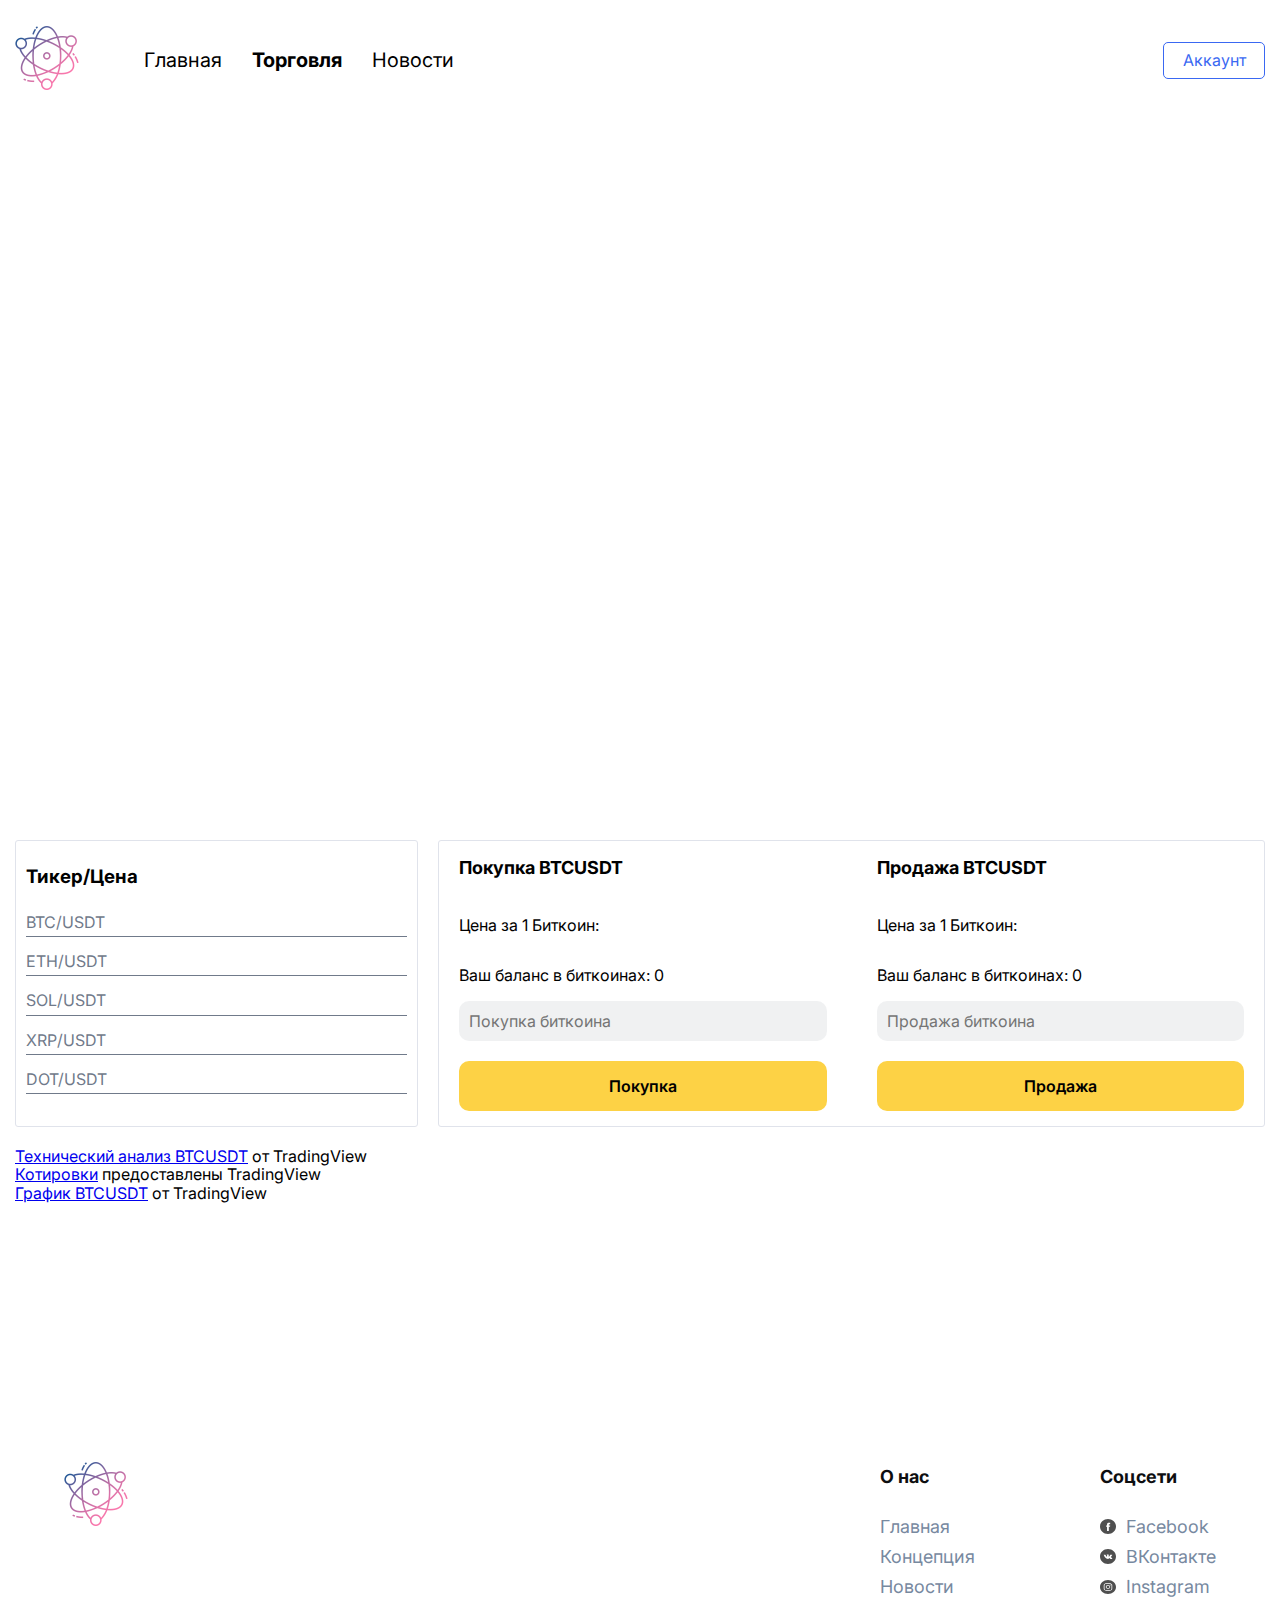
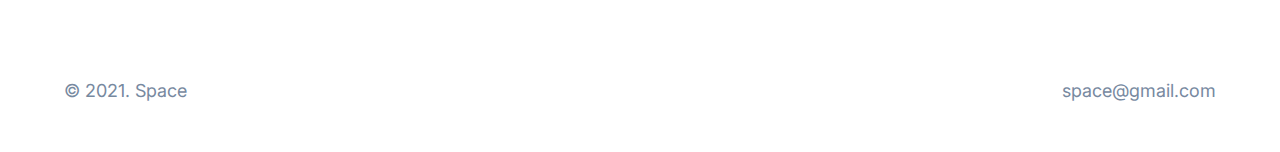
<file: market.html>
<!DOCTYPE html>
<html lang="en">

<head>
	<meta charset="UTF-8">
	<meta name="viewport" content="width=device-width, initial-scale=1.0">
	<meta name="googlebot-news" content="noindex" />
	<meta name="robots" content="nosnippet" />
	<meta name="robots" content="max-image-preview:standard" />
	<meta name="description"
		content="Space - криптовалютная биржа. Храните всю валюты на нашей бирже. Научитесь торговать с помощью систем обучения. Смотрите полседние новости из мира криптовалют.">
	<meta name="keywords"
		content="Новости криптовалют, Купить криптовалюту, Пополнение криптокошелька, Фиатная валюта, Криптовалюта, Биткоин, Ethereum, Торговля , криптовалютой, Конвертация,  криптовалют, создание криптовалют" />

	<title>Криптобиржа - Space. Торговля - BTC</title>
	<link rel="stylesheet" href="css/normalize.css">
	<link rel="stylesheet" href="css/market.css">

</head>

<body class="root">
	<div class="wrapper">
		<header class="header">
			<div class="header__wrapper">
				<div class="header__container">
					<a class="header__logo-link" href="./main.html">
						<img class="header__logo" src="./image/logo.png" alt="">
					</a>
					<div class="header__menu menu">
						<nav class="menu__body">
							<ul class="menu__list">
								<li class="menu__item">
									<a href="./main.html" class="menu__link">
										<span class="menu__num">00.
										</span>Главная</a>
								</li>
								<li class="menu__item">
									<a href="./market.html" class="menu__link menu__link_active">
										<span class="menu__num">01.
										</span>Торговля</a>
								</li>
								<li class="menu__item">
									<a href="./news-page.html" class="menu__link">
										<span class="menu__num">03.
										</span>
										Новости
									</a>
								</li>
							</ul>
						</nav>
					</div>
					<a href="./personal.html" class="header__btn header__btn_value_login">Аккаунт</a>
					<div class="menu__icon icon-menu">
						<span></span>
						<span></span>
						<span></span>
					</div>
				</div>
			</div>
		</header>
		<main class="main">
			<section class="market">

				<div class="market__block">
					<div class="market__stroke">
						<!-- TradingView Widget BEGIN -->
						<div class="tradingview-widget-container">
							<div class="tradingview-widget-container__widget"></div>

							<script type="text/javascript"
								src="https://s3.tradingview.com/external-embedding/embed-widget-tickers.js"
								async>
									{
										"symbols": [
											{
												"proName": "BITSTAMP:BTCUSD",
												"title": "Биткоин"
											},
											{
												"proName": "BITSTAMP:ETHUSD",
												"title": "Эфириум"
											},
											{
												"description": "XRP",
												"proName": "BINANCE:XRPUSDT"
											},
											{
												"description": "Solana",
												"proName": "BINANCE:SOLUSDT"
											}
										],
											"colorTheme": "light",
												"isTransparent": false,
													"showSymbolLogo": true,
														"locale": "ru"
									}
								</script>
						</div>
						<!-- TradingView Widget END -->
					</div>
					<div class="market__cripto">
						<!-- TradingView Widget BEGIN -->
						<div class="tradingview-widget-container">
							<div class="tradingview-widget-container__widget"></div>

							<script type="text/javascript"
								src="https://s3.tradingview.com/external-embedding/embed-widget-technical-analysis.js"
								async>
									{
										"interval": "1m",
											"width": "100%",
												"isTransparent": false,
													"height": "100%",
														"symbol": "BINANCE:BTCUSDT",
															"showIntervalTabs": true,
																"locale": "ru",
																	"colorTheme": "light"
									}
								</script>
						</div>
						<!-- TradingView Widget END -->
					</div>
					<div class="market__graph">
						<!-- TradingView Widget BEGIN -->
						<div class="tradingview-widget-container">
							<div id="tradingview_ff3bb"></div>

							<script type="text/javascript" src="https://s3.tradingview.com/tv.js"></script>
							<script type="text/javascript">
								new TradingView.widget(
									{
										"autosize": true,
										"symbol": "BINANCE:BTCUSDT",
										"interval": "D",
										"timezone": "Etc/UTC",
										"theme": "light",
										"style": "1",
										"locale": "ru",
										"toolbar_bg": "#f1f3f6",
										"enable_publishing": false,
										"allow_symbol_change": true,
										"container_id": "tradingview_ff3bb"
									}
								);
							</script>
						</div>
						<!-- TradingView Widget END -->

					</div>
					<div class="market__links">
						<h3 class="market__info">Тикер/Цена</h3>
						<p class="market__text">
							<a class="market__link" href="./market.html"><span>BTC/USDT</span><span
									class="price-btc market__price"></span></a>
						</p>
						<p class="market__text">
							<a class="market__link" href="./market-eth.html"><span>ETH/USDT</span> <span
									class="price-eth market__price"></span></a>
						</p>
						<p class="market__text">
							<a class="market__link" href="./market-sol.html"><span>SOL/USDT</span> <span
									class="price-sol market__price"></span></a>
						</p>
						<p class="market__text">
							<a class="market__link" href="./market-xrp.html"><span>XRP/USDT</span> <span
									class="price-xrp market__price"></span></a>
						</p>
						<p class="market__text">
							<a class="market__link" href="./market-dot.html"><span>DOT/USDT</span> <span
									class="price-dot market__price"></span></a>
						</p>
					</div>
					<div class="market__forms">

						<form class="market__form market__form_buy" action="#">
							<h4>Покупка BTCUSDT</h4>
							<p class="market__btc-price">Цена за 1 Биткоин: <span></span></p>
							<p class="market__storage">Ваш баланс в биткоинах: <span>0</span></p>
							<input class="market__input" min="0" type="number" placeholder="Покупка биткоина"
								name="buy" required>
							<button class="market__sbm-btn" type="submit">Покупка</button>
						</form>
						<form class="market__form market__form_sell" action="#">
							<h4>Продажа BTCUSDT</h4>
							<p class="market__btc-price">Цена за 1 Биткоин: <span></span></p>
							<p class="market__storage">Ваш баланс в биткоинах: <span>0</span></p>
							<input class="market__input" min="0" type="number" placeholder="Продажа биткоина"
								name="sell" required>
							<button class="market__sbm-btn" type="submit">Продажа</button>
						</form>

					</div>
				</div>

				<!-- <p class="market__btc-price"></p> -->
				<div class="tradingview-widget-copyright"><a
						href="https://ru.tradingview.com/symbols/BTCUSDT/technicals/" rel="noopener"
						target="_blank"><span class="blue-text">Технический анализ
							BTCUSDT</span></a> от
					TradingView</div>
				<div class="tradingview-widget-copyright"><a href="https://ru.tradingview.com" rel="noopener"
						target="_blank"><span class="blue-text">Котировки</span></a>
					предоставлены TradingView</div>
				<div class="tradingview-widget-copyright"><a
						href="https://ru.tradingview.com/symbols/BTCUSDT/?exchange=BINANCE" rel="noopener"
						target="_blank"><span class="blue-text">График
							BTCUSDT</span></a>
					от TradingView
				</div>
			</section>
		</main>
		<footer class="footer">

			<div class="footer__container">

				<div class="footer__columns">
					<div class="footer__column footer__column_content_copyright">
						<img class="logo logo_place_footer" src="./image/logo.png" alt="Space">

					</div>
					<nav class="footer__column footer__column_content_info">
						<h2 class="footer__column-heading">
							О нас
						</h2>
						<ul class="footer__column-links">
							<li>
								<a class="footer__column-link" href="#">Главная</a>
							</li>
							<li>
								<a class="footer__column-link" href="#">Концепция</a>
							</li>
							<li>
								<a class="footer__column-link" href="#">Новости</a>
							</li>
						</ul>
					</nav>
					<nav class="footer__column footer__column_content_social">
						<h2 class="footer__column-heading">
							Соцсети
						</h2>
						<ul class="footer__column-links">
							<li>
								<a class="footer__column-link footer__column-link_display_flex" href="#">
									<img class="footer__social-icon" src="./image/facebook_color_white.svg"
										alt="Фейсбук">
									Facebook
								</a>
							</li>
							<li>
								<a class="footer__column-link footer__column-link_display_flex" href="#">
									<img class="footer__social-icon" src="./image/vk_color_white.svg"
										alt="ВКонтакте">
									ВКонтакте</a>
							</li>
							<li>
								<a class="footer__column-link footer__column-link_display_flex" href="#">
									<img class="footer__social-icon" src="./image/instagram_color_white.svg"
										alt="Инстаграм">
									Instagram</a>
							</li>
						</ul>
					</nav>
				</div>
				<div class="footer__columns">
					<div class="footer__column footer__column_author">
						&copy; 2021. Space

					</div>

					<nav class="footer__column footer__column_content_social">
						<p class="footer__column_email">space@gmail.com</p>
					</nav>
				</div>
			</div>

		</footer>
	</div>
	<!-- Yandex.Metrika counter -->
	<script type="text/javascript">
		(function (m, e, t, r, i, k, a) {
			m[i] = m[i] || function () { (m[i].a = m[i].a || []).push(arguments) };
			m[i].l = 1 * new Date(); k = e.createElement(t), a = e.getElementsByTagName(t)[0], k.async = 1, k.src = r, a.parentNode.insertBefore(k, a)
		})
			(window, document, "script", "https://mc.yandex.ru/metrika/tag.js", "ym");

		ym(87504846, "init", {
			clickmap: true,
			trackLinks: true,
			accurateTrackBounce: true,
			webvisor: true
		});
	</script>
	<noscript>
		<div><img src="https://mc.yandex.ru/watch/87504846" style="position:absolute; left:-9999px;" alt="" /></div>
	</noscript>
	<!-- /Yandex.Metrika counter -->
	<script src="./js/script.js"></script>
	<script type="module" src="./js/market.js"></script>
	<script type="module" src="./js/cryptocurrency/btc.js"></script>
</body>

</html>
</file>
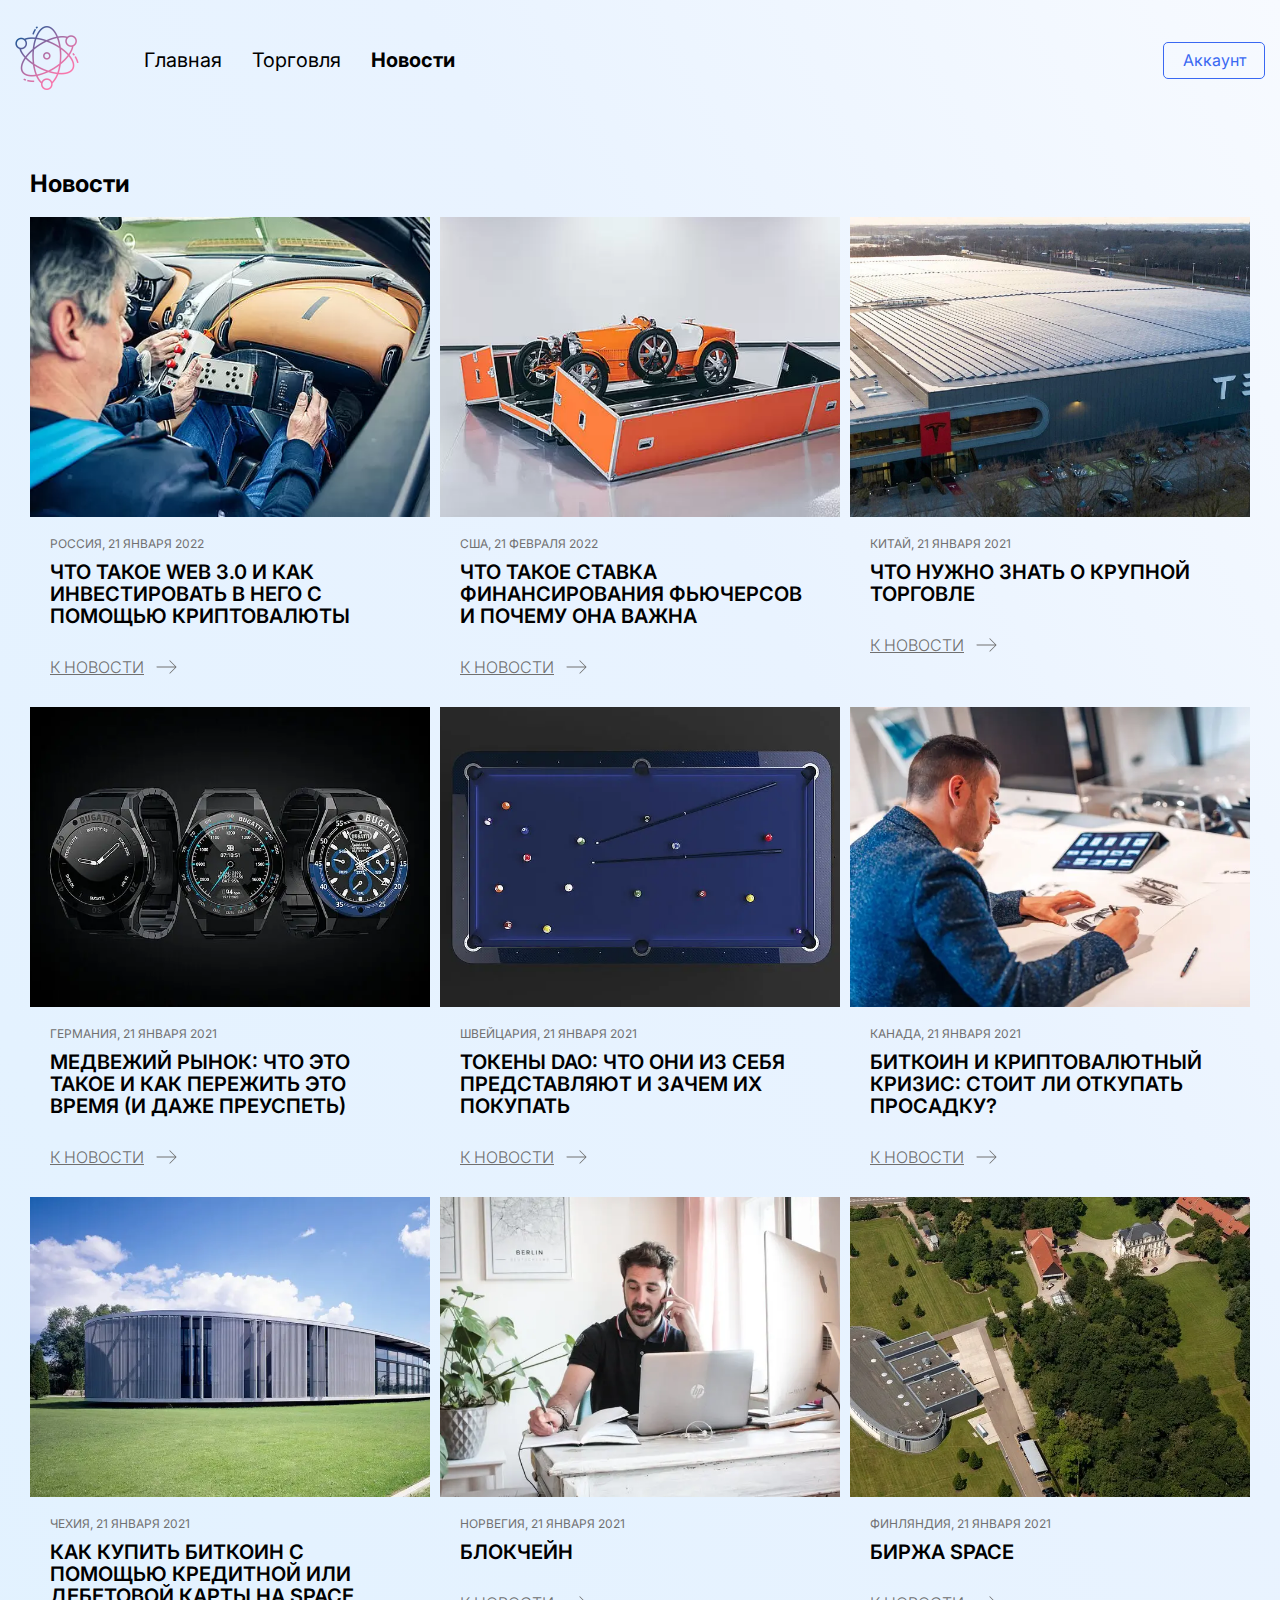
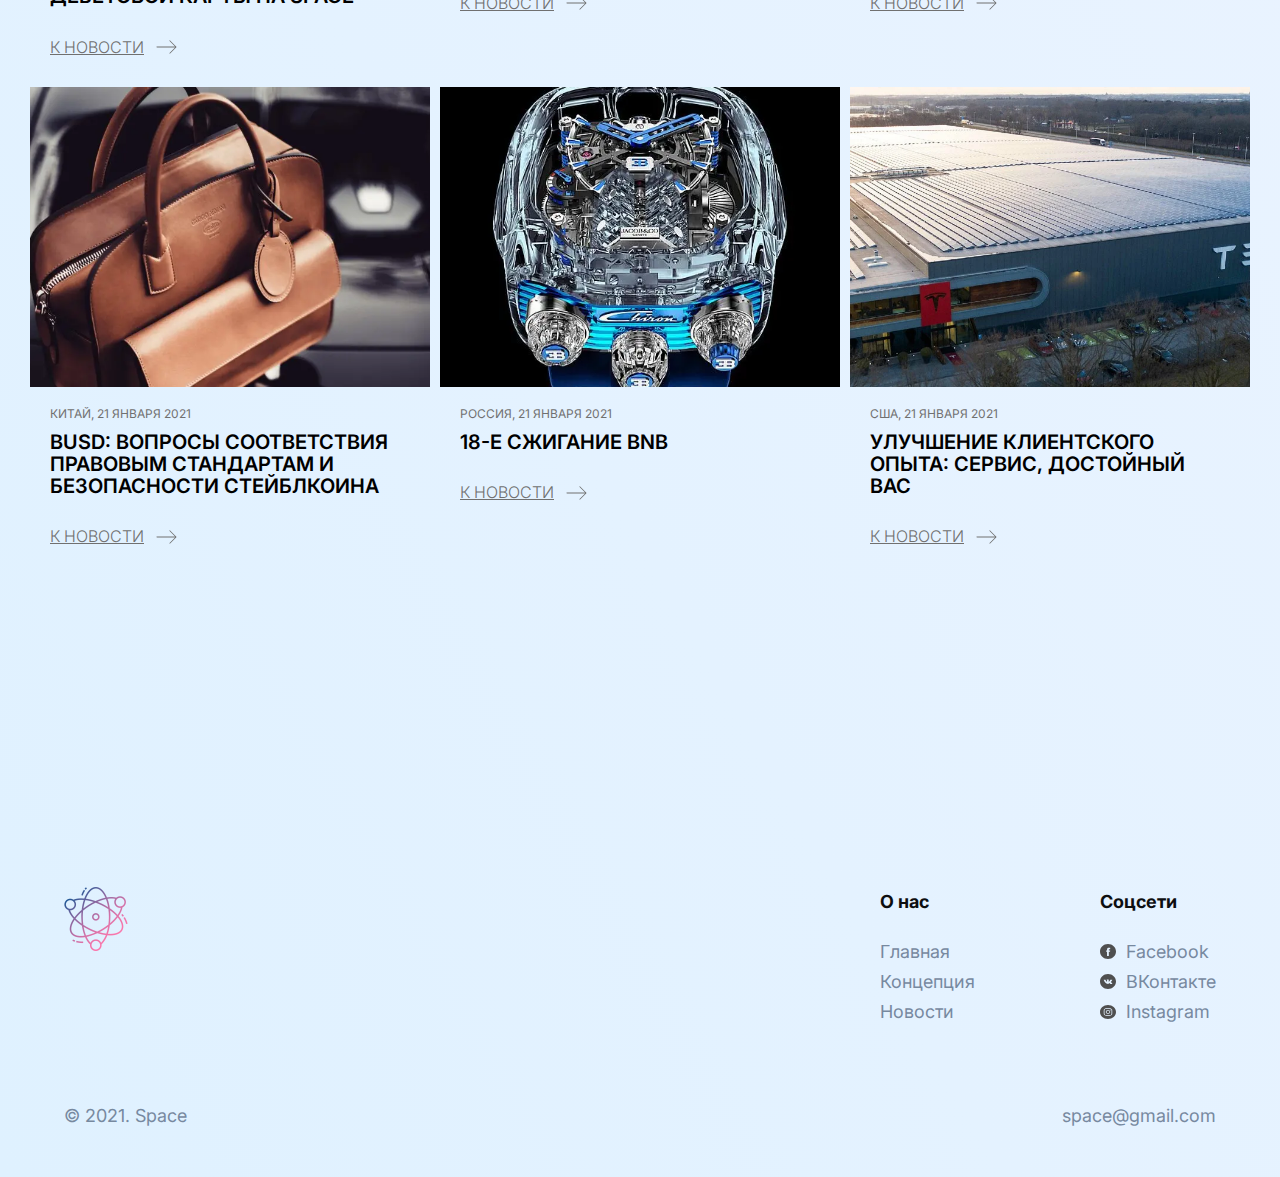
<file: news-page.html>
<!DOCTYPE html>
<html lang="en">

<head>
	<meta charset="UTF-8">
	<meta name="viewport" content="width=device-width, initial-scale=1.0">
	<meta name="googlebot-news" content="noindex" />
	<meta name="robots" content="nosnippet" />
	<meta name="robots" content="max-image-preview:standard" />
	<meta name="description"
		content="Space - криптовалютная биржа. Храните всю валюты на нашей бирже. Научитесь торговать с помощью систем обучения. Смотрите полседние новости из мира криптовалют.">
	<meta name="keywords"
		content="Новости криптовалют, Купить криптовалюту, Пополнение криптокошелька, Фиатная валюта, Криптовалюта, Биткоин, Ethereum, Торговля , криптовалютой, Конвертация,  криптовалют, создание криптовалют" />

	<title>Новости. Криптобиржа - Space.</title>
	<link rel="stylesheet" href="css/normalize.css">
	<link rel="stylesheet" href="css/news-page.css">

</head>

<body class="root">
	<div class="wrapper">
		<header class="header">
			<div class="header__wrapper">
				<div class="header__container">
					<a class="header__logo-link" href="./main.html">
						<img class="header__logo" src="./image/logo.png" alt="">
					</a>
					<div class="header__menu menu">
						<nav class="menu__body">
							<ul class="menu__list">
								<li class="menu__item">
									<a href="./main.html" class="menu__link">
										<span class="menu__num">00.
										</span>Главная</a>
								</li>
								<li class="menu__item">
									<a href="./market.html" class="menu__link">
										<span class="menu__num">01.
										</span>Торговля</a>
								</li>
								<li class="menu__item">
									<a href="./news-page.html" class="menu__link menu__link_active">
										<span class="menu__num">03.
										</span>
										Новости
									</a>
								</li>
							</ul>
						</nav>
					</div>
					<a href="./personal.html" class="header__btn header__btn_value_login">Аккаунт</a>
					<div class="menu__icon icon-menu">
						<span></span>
						<span></span>
						<span></span>
					</div>
				</div>
			</div>
		</header>
		<main class="main">
			<section class="news">
				<div class="__container">
					<h2 class="main-subtitle">Новости</h2>
					<div class="news__inner">
						<div class="news__items news-page__items">
							<div class="news__item">
								<div class="news__item-img">
									<a href="news-01.html">
										<picture>
											<source srcset="image/news/news-1.webp" type="image/webp">
											<img src="image/news/news-1.webp" alt="">
										</picture>
									</a>
								</div>
								<div class="news__main-info">
									<div class="news__main-location">Россия, 21 января 2022</div>
									<div class="news__main-name news__item-name">
										Что такое Web 3.0 и как инвестировать в него с помощью криптовалюты
									</div>
									<a href="news-01.html" class="news__main-link"><span>К новости</span>
										<svg class="icon" width="25" height="20" fill="#707070">
											<use xlink:href="image/icons.svg#right (1)"></use>
										</svg>
									</a>
								</div>
							</div>
							<div class="news__item">
								<div class="news__item-img">
									<a href="news-02.html">
										<picture>
											<source srcset="image/news/news-2.webp" type="image/webp">
											<img src="image/news/news-2.webp" alt="">
										</picture>
									</a>
								</div>
								<div class="news__main-info">
									<div class="news__main-location">Сша, 21 февраля 2022</div>
									<div class="news__main-name news__item-name">
										Что такое ставка финансирования фьючерсов и почему она важна
									</div>
									<a href="news-02.html" class="news__main-link"><span>К новости</span>
										<svg class="icon" width="25" height="20" fill="#707070">
											<use xlink:href="image/icons.svg#right (1)"></use>
										</svg>
									</a>
								</div>
							</div>
							<div class="news__item">
								<div class="news__item-img">
									<a href="news-03.html">
										<picture>
											<source srcset="image/news/news-3.webp" type="image/webp">
											<img src="image/news/news-3.jpg" alt="">
										</picture>
									</a>
								</div>
								<div class="news__main-info">
									<div class="news__main-location">Китай, 21 января 2021</div>
									<div class="news__main-name news__item-name">
										Что нужно знать о крупной торговле
									</div>
									<a href="news-03.html" class="news__main-link"><span>К новости</span>
										<svg class="icon" width="25" height="20" fill="#707070">
											<use xlink:href="image/icons.svg#right (1)"></use>
										</svg>
									</a>
								</div>
							</div>
							<div class="news__item">
								<div class="news__item-img">
									<a href="news-01.html">
										<picture>
											<source srcset="image/news/news-4.webp" type="image/webp">
											<img src="image/news/news-4.jpg" alt="">
										</picture>
									</a>
								</div>
								<div class="news__main-info">
									<div class="news__main-location">Германия, 21 января 2021</div>
									<div class="news__main-name news__item-name">
										Медвежий рынок: что это такое и как пережить это время (и даже
										преуспеть)
									</div>
									<a href="news-01.html" class="news__main-link"><span>К новости</span>
										<svg class="icon" width="25" height="20" fill="#707070">
											<use xlink:href="image/icons.svg#right (1)"></use>
										</svg>
									</a>
								</div>
							</div>
							<div class="news__item">
								<div class="news__item-img">
									<a href="news-02.html">
										<picture>
											<source srcset="image/news/news-5.webp" type="image/webp">
											<img src="image/news/news-5.jpg" alt="">
										</picture>
									</a>
								</div>
								<div class="news__main-info">
									<div class="news__main-location">Швейцария, 21 января 2021</div>
									<div class="news__main-name news__item-name">
										Токены DAO: что они из себя представляют и зачем их покупать
									</div>
									<a href="news-02.html" class="news__main-link"><span>К новости</span>
										<svg class="icon" width="25" height="20" fill="#707070">
											<use xlink:href="image/icons.svg#right (1)"></use>
										</svg>
									</a>
								</div>
							</div>
							<div class="news__item">
								<div class="news__item-img">
									<a href="news-03.html">
										<picture>
											<source srcset="image/news/news-6.webp" type="image/webp">
											<img src="image/news/news-6.jpg" alt="">
										</picture>
									</a>
								</div>
								<div class="news__main-info">
									<div class="news__main-location">Канада, 21 января 2021</div>
									<div class="news__main-name news__item-name">
										Биткоин и криптовалютный кризис: стоит ли откупать просадку?
									</div>
									<a href="news-03.html" class="news__main-link"><span>К новости</span>
										<svg class="icon" width="25" height="20" fill="#707070">
											<use xlink:href="image/icons.svg#right (1)"></use>
										</svg>
									</a>
								</div>
							</div>
							<div class="news__item">
								<div class="news__item-img">
									<a href="news-01.html">
										<picture>
											<source srcset="image/news/news-7.webp" type="image/webp">
											<img src="image/news/news-7.jpg" alt="">
										</picture>
									</a>
								</div>
								<div class="news__main-info">
									<div class="news__main-location">Чехия, 21 января 2021</div>
									<div class="news__main-name news__item-name">
										Как купить Биткоин с помощью кредитной или дебетовой карты на Space
									</div>
									<a href="news-01.html" class="news__main-link"><span>К новости</span>
										<svg class="icon" width="25" height="20" fill="#707070">
											<use xlink:href="image/icons.svg#right (1)"></use>
										</svg>
									</a>
								</div>
							</div>
							<div class="news__item">
								<div class="news__item-img">
									<a href="news-02.html">
										<picture>
											<source srcset="image/news/news-8.webp" type="image/webp">
											<img src="image/news/news-8.jpg" alt="">
										</picture>
									</a>
								</div>
								<div class="news__main-info">
									<div class="news__main-location">Норвегия, 21 января 2021</div>
									<div class="news__main-name news__item-name">
										Блокчейн
									</div>
									<a href="news-02.html" class="news__main-link"><span>К новости</span>
										<svg class="icon" width="25" height="20" fill="#707070">
											<use xlink:href="image/icons.svg#right (1)"></use>
										</svg>
									</a>
								</div>
							</div>
							<div class="news__item">
								<div class="news__item-img">
									<a href="news-03.html">
										<picture>
											<source srcset="image/news/news-9.webp" type="image/webp">
											<img src="image/news/news-9.jpg" alt="">
										</picture>
									</a>
								</div>
								<div class="news__main-info">
									<div class="news__main-location">Финляндия, 21 января 2021</div>
									<div class="news__main-name news__item-name">
										Биржа Space
									</div>
									<a href="news-03.html" class="news__main-link"><span>К новости</span>
										<svg class="icon" width="25" height="20" fill="#707070">
											<use xlink:href="image/icons.svg#right (1)"></use>
										</svg>
									</a>
								</div>
							</div>
							<div class="news__item">
								<div class="news__item-img">
									<a href="news-01.html">
										<picture>
											<source srcset="image/news/news-10.webp" type="image/webp">
											<img src="image/news/news-10.jpg" alt="">
										</picture>
									</a>
								</div>
								<div class="news__main-info">
									<div class="news__main-location">Китай, 21 января 2021</div>
									<div class="news__main-name news__item-name">
										BUSD: вопросы соответствия правовым стандартам и безопасности
										стейблкоина
									</div>
									<a href="news-01.html" class="news__main-link"><span>К новости</span>
										<svg class="icon" width="25" height="20" fill="#707070">
											<use xlink:href="image/icons.svg#right (1)"></use>
										</svg>
									</a>
								</div>
							</div>
							<div class="news__item">
								<div class="news__item-img">
									<a href="news-02.html">
										<picture>
											<source srcset="image/news/news-11.webp" type="image/webp">
											<img src="image/news/news-11.jpg" alt="">
										</picture>
									</a>
								</div>
								<div class="news__main-info">
									<div class="news__main-location">Россия, 21 января 2021</div>
									<div class="news__main-name news__item-name">
										18-е сжигание BNB
									</div>
									<a href="news-02.html" class="news__main-link"><span>К новости</span>
										<svg class="icon" width="25" height="20" fill="#707070">
											<use xlink:href="image/icons.svg#right (1)"></use>
										</svg>
									</a>
								</div>
							</div>
							<div class="news__item">
								<div class="news__item-img">
									<a href="news-03.html">
										<picture>
											<source srcset="image/news/news-3.webp" type="image/webp">
											<img src="image/news/news-3.jpg" alt="">
										</picture>
									</a>
								</div>
								<div class="news__main-info">
									<div class="news__main-location">Сша, 21 января 2021</div>
									<div class="news__main-name news__item-name">
										Улучшение клиентского опыта: сервис, достойный вас
									</div>
									<a href="news-03.html" class="news__main-link"><span>К новости</span>
										<svg class="icon" width="25" height="20" fill="#707070">
											<use xlink:href="image/icons.svg#right (1)"></use>
										</svg>
									</a>
								</div>
							</div>
						</div>
					</div>
				</div>
			</section>
		</main>
		<footer class="footer">

			<div class="footer__container">

				<div class="footer__columns">
					<div class="footer__column footer__column_content_copyright">
						<img class="logo logo_place_footer" src="./image/logo.png" alt="Space">

					</div>
					<nav class="footer__column footer__column_content_info">
						<h2 class="footer__column-heading">
							О нас
						</h2>
						<ul class="footer__column-links">
							<li>
								<a class="footer__column-link" href="#">Главная</a>
							</li>
							<li>
								<a class="footer__column-link" href="#">Концепция</a>
							</li>
							<li>
								<a class="footer__column-link" href="#">Новости</a>
							</li>
						</ul>
					</nav>
					<nav class="footer__column footer__column_content_social">
						<h2 class="footer__column-heading">
							Соцсети
						</h2>
						<ul class="footer__column-links">
							<li>
								<a class="footer__column-link footer__column-link_display_flex" href="#">
									<img class="footer__social-icon" src="./image/facebook_color_white.svg"
										alt="Фейсбук">
									Facebook
								</a>
							</li>
							<li>
								<a class="footer__column-link footer__column-link_display_flex" href="#">
									<img class="footer__social-icon" src="./image/vk_color_white.svg"
										alt="ВКонтакте">
									ВКонтакте</a>
							</li>
							<li>
								<a class="footer__column-link footer__column-link_display_flex" href="#">
									<img class="footer__social-icon" src="./image/instagram_color_white.svg"
										alt="Инстаграм">
									Instagram</a>
							</li>
						</ul>
					</nav>
				</div>
				<div class="footer__columns">
					<div class="footer__column footer__column_author">
						&copy; 2021. Space

					</div>

					<nav class="footer__column footer__column_content_social">
						<p class="footer__column_email">space@gmail.com</p>
					</nav>
				</div>
			</div>

		</footer>
	</div>
	<!-- Yandex.Metrika counter -->
	<script type="text/javascript">
		(function (m, e, t, r, i, k, a) {
			m[i] = m[i] || function () { (m[i].a = m[i].a || []).push(arguments) };
			m[i].l = 1 * new Date(); k = e.createElement(t), a = e.getElementsByTagName(t)[0], k.async = 1, k.src = r, a.parentNode.insertBefore(k, a)
		})
			(window, document, "script", "https://mc.yandex.ru/metrika/tag.js", "ym");

		ym(87504846, "init", {
			clickmap: true,
			trackLinks: true,
			accurateTrackBounce: true,
			webvisor: true
		});
	</script>
	<noscript>
		<div><img src="https://mc.yandex.ru/watch/87504846" style="position:absolute; left:-9999px;" alt="" /></div>
	</noscript>
	<!-- /Yandex.Metrika counter -->
	<script src="js/script.js"></script>

</body>

</html>
</file>
<file: css/index.css>
@import url("./style.css");
.root {
  background-color: #fff;
  background-image: none;
}

.header {
  height: 64px;
  display: -webkit-box;
  display: -ms-flexbox;
  display: flex;
  -webkit-box-align: center;
      -ms-flex-align: center;
          align-items: center;
  -webkit-box-pack: justify;
      -ms-flex-pack: justify;
          justify-content: space-between;
  padding: 0px 8px 0px;
  margin: 10px 0;
}
.header__logo {
  width: 64px;
  max-width: 100%;
  height: 64px;
}

.main__block {
  -webkit-box-sizing: border-box;
          box-sizing: border-box;
  margin: 0;
  min-width: 0;
  display: -webkit-box;
  display: -ms-flexbox;
  display: flex;
  width: 100%;
  background-color: #fef6d8;
  -webkit-box-align: center;
      -ms-flex-align: center;
          align-items: center;
  -webkit-box-pack: center;
      -ms-flex-pack: center;
          justify-content: center;
  padding-top: 8px;
  padding-bottom: 8px;
}
.main__lock {
  -webkit-box-sizing: border-box;
          box-sizing: border-box;
  margin: 0;
  min-width: 0;
  color: #0ecb81;
  width: 24px;
  height: 24px;
  font-size: 24px;
  fill: #1e2329;
  fill: #0ecb81;
  width: 1em;
  height: 1em;
  margin-right: 4px;
}
.main__verification {
  -webkit-box-sizing: border-box;
          box-sizing: border-box;
  margin: 0;
  min-width: 0;
  font-weight: 500;
  font-size: 12px;
  line-height: 16px;
  margin-right: 4px;
}
.main__url {
  -webkit-box-sizing: border-box;
          box-sizing: border-box;
  margin: 0;
  min-width: 0;
  font-weight: 400;
  font-size: 12px;
  line-height: 16px;
}
.main__protocol {
  -webkit-box-sizing: border-box;
          box-sizing: border-box;
  margin: 0;
  min-width: 0;
  color: #0ecb81;
}

.auth {
  -webkit-box-sizing: border-box;
          box-sizing: border-box;
  max-width: 800px;
  margin: 0 auto;
}
.auth__heading {
  -webkit-box-sizing: border-box;
          box-sizing: border-box;
  margin: 0;
  min-width: 0;
  font-weight: 600;
  font-size: 24px;
  line-height: 32px;
  margin: 80px 0px 0px 0px;
}
.auth__title {
  -webkit-box-sizing: border-box;
          box-sizing: border-box;
  padding: 0px 0px 0px 0px;
  margin: 0px 0px 0px 0px;
  min-width: 0;
  font-weight: 600;
  font-size: 32px;
  line-height: 40px;
}
.auth__subtitle {
  -webkit-box-sizing: border-box;
          box-sizing: border-box;
  padding: 0px 0px 0px 0px;
  margin: 12px 0px 0px 0px;
  min-width: 0;
  color: #474d57;
  font-weight: 400;
  font-size: 14px;
}
.auth__block {
  -webkit-box-sizing: border-box;
          box-sizing: border-box;
  display: -webkit-box;
  display: -ms-flexbox;
  display: flex;
  -webkit-box-align: center;
      -ms-flex-align: center;
          align-items: center;
  -webkit-box-pack: center;
      -ms-flex-pack: center;
          justify-content: center;
  margin: 50px 0px 0px 0px;
}
.auth__form {
  -webkit-box-sizing: border-box;
          box-sizing: border-box;
  width: 384px;
  display: -webkit-box;
  display: -ms-flexbox;
  display: flex;
  -webkit-box-orient: vertical;
  -webkit-box-direction: normal;
      -ms-flex-direction: column;
          flex-direction: column;
}
.auth__form-input {
  height: 48px;
  -webkit-box-sizing: border-box;
          box-sizing: border-box;
  margin: 0px;
  min-width: 0px;
  width: 100%;
  outline: none;
  border: 1px solid #eaecef;
  background-color: inherit;
  opacity: 1;
  color: #1e2329;
  font-size: 14px;
  padding-left: 12px;
  padding-right: 12px;
  margin: 0px 0px 24px 0px;
}
.auth__label {
  -webkit-box-sizing: border-box;
          box-sizing: border-box;
  margin: 0px 0px 4px;
  min-width: 0px;
  display: -webkit-box;
  display: -ms-flexbox;
  display: flex;
  font-weight: 400;
  font-size: 14px;
  line-height: 20px;
  width: 100%;
  -webkit-box-align: center;
      -ms-flex-align: center;
          align-items: center;
  color: #1e2329;
  cursor: auto;
}
.auth__btn-submit {
  margin: 8px 0px 0px;
  -webkit-appearance: none;
     -moz-appearance: none;
          appearance: none;
  -webkit-user-select: none;
     -moz-user-select: none;
      -ms-user-select: none;
          user-select: none;
  cursor: pointer;
  overflow: hidden;
  text-overflow: ellipsis;
  white-space: nowrap;
  display: -webkit-inline-box;
  display: -ms-inline-flexbox;
  display: inline-flex;
  -webkit-box-align: center;
      -ms-flex-align: center;
          align-items: center;
  -webkit-box-pack: center;
      -ms-flex-pack: center;
          justify-content: center;
  -webkit-box-sizing: border-box;
          box-sizing: border-box;
  font-family: inherit;
  text-align: center;
  text-decoration: none;
  outline: none;
  padding: 12px 24px;
  min-width: 80px;
  font-weight: 600;
  font-size: 14px;
  line-height: 20px;
  word-break: keep-all;
  color: #212833;
  border-radius: 4px;
  min-height: 24px;
  border: none;
  background-image: none;
  background-color: #fcd535;
  width: 100%;
}
.auth__qr-code {
  display: -webkit-box;
  display: -ms-flexbox;
  display: flex;
  -webkit-box-orient: vertical;
  -webkit-box-direction: normal;
      -ms-flex-direction: column;
          flex-direction: column;
  -webkit-box-align: center;
      -ms-flex-align: center;
          align-items: center;
  text-align: center;
  margin: 0px 0px 0px auto;
}
.auth__qr-image {
  -webkit-box-sizing: border-box;
          box-sizing: border-box;
  width: 200px;
}
.auth__qr-title {
  -webkit-box-sizing: border-box;
          box-sizing: border-box;
  margin: 0;
  font-weight: 500;
  font-size: 16px;
  line-height: 24px;
}
.auth__qr-subtitle {
  -webkit-box-sizing: border-box;
          box-sizing: border-box;
  margin: 0;
  min-width: 0;
  font-weight: 400;
  font-size: 14px;
  line-height: 20px;
  margin-top: 16px;
  color: #474d57;
}

.footer {
  text-align: center;
}
.footer__text {
  -webkit-box-sizing: border-box;
          box-sizing: border-box;
  margin: 0;
  min-width: 0;
  font-weight: 400;
  font-size: 12px;
  line-height: 16px;
  color: #474d57;
  text-align: center;
  padding: 12px;
}

@media screen and (max-width: 1024px) {
  .auth {
    max-width: 100%;
  }
  .auth__heading {
    padding-left: 24px;
  }
  .auth__form {
    padding-left: 24px;
  }
  .auth__qr-code {
    margin: 0px auto 0px 80px;
  }
}
@media screen and (max-width: 767px) {
  .auth {
    max-width: 100%;
  }
  .auth__heading {
    padding-left: 12px;
  }
  .auth__title {
    font-size: 24px;
    line-height: 32px;
  }
  .auth__subtitle {
    display: none;
  }
  .auth__form {
    width: 100%;
    padding-left: 12px;
    padding-right: 12px;
  }
  .auth__qr-code {
    display: none;
  }
}
@media screen and (min-width: 767px) {
  .header {
    height: 64px;
    padding: 0px 16px 0px;
  }
}
</file>
<file: css/main.css>
@import url("./style.css");
@import url("./header.css");
@import url("./footer.css");
.space {
  max-width: 1470px;
  padding: 200px 15px 0px;
  margin: 0 auto;
  background-image: url(../image/space.png);
  background-repeat: no-repeat;
  background-size: 900px;
  background-position: 100% 32%;
}
@media (max-width: 1024px) {
  .space {
    background-size: 750px;
  }
}
@media (max-width: 768px) {
  .space {
    background-image: none;
    max-width: 500px;
  }
}
.space__title {
  text-transform: uppercase;
  max-width: 650px;
  color: #3a68f2;
  font-size: 76px;
  margin: 0px 0px 20px 0px;
}
@media (max-width: 768px) {
  .space__title {
    font-size: 46px;
  }
}
.space__subtitle {
  max-width: 650px;
  margin: 0px 0px 30px 0px;
  color: #020202;
  font-size: 46px;
  font-weight: 700;
}
@media (max-width: 768px) {
  .space__subtitle {
    font-size: 24px;
  }
}
.space__text {
  max-width: 650px;
  color: #557085;
  margin: 0px 0px 30px 0px;
}
.space__btn {
  height: 70px;
  width: 300px;
  border: none;
  font-size: 24px;
  color: #fff;
  background-color: #3a68f2;
  border-radius: 10px;
  margin: 0px 0px 280px 0px;
}
@media (max-width: 768px) {
  .space__btn {
    font-size: 18px;
    height: 50px;
    width: 250px;
    margin: 0px 0px 180px 0px;
  }
}
@media (max-width: 425px) {
  .space__btn {
    width: 100%;
  }
}
.space__cards {
  margin: 0;
  padding: 0;
  list-style-type: none;
  display: -ms-grid;
  display: grid;
  grid-template-columns: repeat(auto-fit, minmax(330px, 1fr));
  -webkit-box-pack: center;
      -ms-flex-pack: center;
          justify-content: center;
  -webkit-column-gap: 30px;
     -moz-column-gap: 30px;
          column-gap: 30px;
  row-gap: 30px;
}
@media (max-width: 768px) {
  .space__cards {
    grid-template-columns: repeat(auto-fit, minmax(280px, 1fr));
  }
}

.card {
  padding: 35px 35px 150px 35px;
  border-radius: 30px;
  overflow: hidden;
  background-image: url(../image/graph-bitcoin.svg);
  background-color: #fff;
  background-repeat: no-repeat;
  background-position: 100% 100%;
  border: 1px solid #fff;
  background-size: 100%;
  -webkit-box-shadow: -8px -8px 20px #e9f1ff, 8px 8px 20px #e9f1ff;
          box-shadow: -8px -8px 20px #e9f1ff, 8px 8px 20px #e9f1ff;
}
@media (max-width: 768px) {
  .card {
    padding: 25px 25px 180px 25px;
  }
}
@media (max-width: 468px) {
  .card {
    padding: 25px 25px 140px 25px;
  }
}
.card__currency {
  display: -webkit-box;
  display: -ms-flexbox;
  display: flex;
  -webkit-box-align: center;
      -ms-flex-align: center;
          align-items: center;
  margin: 0px 0px 40px 0px;
  text-decoration: none;
}
.card__image {
  height: 50px;
  width: 50px;
  margin: 0px 20px 0px 0px;
}
.card__name {
  margin: 0px 0px 10px 0px;
  color: #020202;
}
.card__volume {
  text-overflow: ellipsis;
  white-space: nowrap;
  overflow: hidden;
  margin: 0;
  color: #557085;
}
.card__price {
  display: -webkit-box;
  display: -ms-flexbox;
  display: flex;
  font-weight: 700;
  font-size: 32px;
  margin: 0px 0px 30px 0px;
}
.card__price_change {
  margin: 0px 0px 0px 20px;
  letter-spacing: normal;
  font-size: 16px;
  color: #1cdcc7;
}
.card__price-day {
  display: -webkit-box;
  display: -ms-flexbox;
  display: flex;
  -webkit-box-align: center;
      -ms-flex-align: center;
          align-items: center;
  font-size: 16px;
  color: #557085;
  margin: 0;
}
.card__price-day_change {
  margin: 0px 20px 0px 0px;
  font-weight: 700;
  font-size: 22px;
  color: #1cdcc7;
  border-radius: 10px;
  padding: 5px 10px;
  background-color: #e6fafb;
}

.title_mark {
  color: #3a68f2;
  font-weight: 700;
}

.specificity {
  max-width: 1470px;
  margin: 0 auto;
  padding: 100px 15px 0;
}
.specificity__title {
  font-size: 36px;
  text-align: center;
  margin: 0px 0px 30px 0px;
}
@media (max-width: 768px) {
  .specificity__title {
    font-size: 24px;
    line-height: 36px;
  }
}
.specificity__subtitle {
  text-align: center;
  font-size: 24px;
  max-width: 800px;
  margin: 0 auto 50px;
  line-height: 46px;
  color: #557085;
}
@media (max-width: 768px) {
  .specificity__subtitle {
    font-size: 18px;
  }
}
.specificity__cards {
  display: -ms-grid;
  display: grid;
  grid-template-columns: repeat(auto-fit, minmax(330px, 1fr));
  list-style-type: none;
  margin: 0;
  padding: 0;
  -webkit-column-gap: 50px;
     -moz-column-gap: 50px;
          column-gap: 50px;
  row-gap: 50px;
  text-align: center;
}
@media (max-width: 768px) {
  .specificity__cards {
    grid-template-columns: repeat(auto-fit, minmax(280px, 1fr));
    -webkit-column-gap: 30px;
       -moz-column-gap: 30px;
            column-gap: 30px;
    row-gap: 30px;
  }
}

.specificity-card {
  display: -webkit-box;
  display: -ms-flexbox;
  display: flex;
  -webkit-box-orient: vertical;
  -webkit-box-direction: normal;
      -ms-flex-direction: column;
          flex-direction: column;
  -webkit-box-align: center;
      -ms-flex-align: center;
          align-items: center;
  padding: 35px;
  background-color: #fff;
  -webkit-box-shadow: -8px -8px 20px #e9f1ff, 8px 8px 20px #e9f1ff;
          box-shadow: -8px -8px 20px #e9f1ff, 8px 8px 20px #e9f1ff;
  border-radius: 30px;
}
.specificity-card__block {
  width: 150px;
  height: 150px;
  background-color: #fff;
  border-radius: 50%;
  overflow: hidden;
  -webkit-box-shadow: 0px 4px 30px rgba(167, 167, 167, 0.25);
          box-shadow: 0px 4px 30px rgba(167, 167, 167, 0.25);
  margin: 0px 0px 30px 0px;
}
.specificity-card__block_diagram, .specificity-card__block_dollar, .specificity-card__block_global {
  background-size: 80px 80px;
  background-repeat: no-repeat;
  background-position: 50% 50%;
}
.specificity-card__block_diagram {
  background-image: url(../image/diagram.png);
}
.specificity-card__block_dollar {
  background-image: url(../image/dollar-symbol.png);
}
.specificity-card__block_global {
  background-image: url(../image/global.png);
}
.specificity-card__trait {
  font-size: 36px;
  font-weight: 700;
  margin: 0px 0px 20px 0px;
}
.specificity-card__trait-info {
  margin: 0;
  color: #557085;
}

.about {
  max-width: 1920px;
  margin: 0 auto;
  padding: 200px 15px 150px;
}
@media (max-width: 1024px) {
  .about {
    padding: 200px 15px 50px;
  }
}
.about_platform {
  background-image: url(../image/space-02.png);
  background-repeat: no-repeat;
  background-size: 800px;
  background-position: 5% 50%;
}
@media (max-width: 1224px) {
  .about_platform {
    background-size: 400px;
  }
}
@media (max-width: 1024px) {
  .about_platform {
    background-image: none;
  }
}
.about_trade {
  background-image: url(../image/space-04.png);
  background-repeat: no-repeat;
  background-size: 800px;
  background-position: 95% 60%;
}
@media (max-width: 1224px) {
  .about_trade {
    background-size: 400px;
  }
}
@media (max-width: 1024px) {
  .about_trade {
    background-image: none;
  }
}
.about__container {
  max-width: 1470px;
  margin: 0 auto;
}
.about__block {
  max-width: 600px;
  margin: 0px 100px 0px auto;
}
@media (max-width: 1224px) {
  .about__block {
    margin: 0px 0px 0px auto;
  }
}
@media (max-width: 1024px) {
  .about__block {
    margin: 0 auto;
    text-align: center;
    display: -webkit-box;
    display: -ms-flexbox;
    display: flex;
    -webkit-box-orient: vertical;
    -webkit-box-direction: normal;
        -ms-flex-direction: column;
            flex-direction: column;
    -webkit-box-align: center;
        -ms-flex-align: center;
            align-items: center;
  }
}
.about__block_trade {
  margin: 0px 0px 0px 0px;
}
@media (max-width: 1024px) {
  .about__block_trade {
    margin: 0 auto;
    text-align: center;
    display: -webkit-box;
    display: -ms-flexbox;
    display: flex;
    -webkit-box-orient: vertical;
    -webkit-box-direction: normal;
        -ms-flex-direction: column;
            flex-direction: column;
    -webkit-box-align: center;
        -ms-flex-align: center;
            align-items: center;
  }
}
.about__title {
  font-size: 36px;
  line-height: 56px;
  font-weight: 700;
  margin: 0px 0px 30px 0px;
}
@media (max-width: 768px) {
  .about__title {
    font-size: 24px;
    line-height: 36px;
  }
}
.about__subtitle {
  font-size: 21px;
  line-height: 36px;
  color: #557085;
  margin: 0px 0px 30px 0px;
}
@media (max-width: 768px) {
  .about__subtitle {
    font-size: 18px;
    line-height: 36px;
  }
}
.about__text {
  color: #73889b;
  font-size: 16px;
  line-height: 36px;
  margin: 0px 0px 30px 0px;
}
.about__link {
  display: -webkit-box;
  display: -ms-flexbox;
  display: flex;
  -webkit-box-align: center;
      -ms-flex-align: center;
          align-items: center;
  -webkit-box-pack: center;
      -ms-flex-pack: center;
          justify-content: center;
  width: 200px;
  height: 80px;
  color: #3a68f2;
  background-color: #e0e8fd;
  text-decoration: none;
  text-transform: uppercase;
  font-size: 18px;
  font-weight: 700;
  cursor: pointer;
  border-radius: 10px;
}
</file>
<file: css/market.css>
@import url("./style.css");
@import url("./header.css");
@import url("./footer.css");
.root {
  background-color: #fff;
  background-image: none;
  overflow-x: hidden;
}

#tradingview_ff3bb {
  min-height: 600px;
}
#tradingview_ff3bb > div {
  height: 600px !important;
}

.market {
  max-width: 1470px;
  margin: 0 auto;
  padding: 0 15px;
  padding-top: 200px;
}
@media (max-width: 768px) {
  .market {
    padding-top: 150px;
  }
}
.market__block {
  display: -ms-grid;
  display: grid;
  grid-gap: 20px;
  -ms-grid-columns: 1fr 20px 1fr 20px 1fr;
  grid-template-columns: 1fr 1fr 1fr;
  margin-bottom: 20px;
}
@media (max-width: 990px) {
  .market__block {
    -ms-grid-columns: 1fr;
    grid-template-columns: 1fr;
  }
}
.market__stroke {
  -ms-grid-column: 1;
      grid-column-start: 1;
  -ms-grid-column-span: 3;
  grid-column-end: 4;
}
@media (max-width: 990px) {
  .market__stroke {
    -ms-grid-column: 1;
        grid-column-start: 1;
    -ms-grid-column-span: 0;
    grid-column-end: 1;
  }
}
.market__cripto {
  -ms-grid-column: 1;
      grid-column-start: 1;
  -ms-grid-column-span: 1;
  grid-column-end: 2;
}
@media (max-width: 990px) {
  .market__cripto {
    display: none;
  }
}
.market__graph {
  min-height: 600px;
  -ms-grid-column: 2;
      grid-column-start: 2;
  -ms-grid-column-span: 2;
  grid-column-end: 4;
}
@media (max-width: 990px) {
  .market__graph {
    -ms-grid-column: 1;
        grid-column-start: 1;
    -ms-grid-column-span: 0;
    grid-column-end: 1;
  }
}
.market__links {
  background: #fff;
  border: 1px solid #e0e3eb;
  border-radius: 3px;
  -webkit-box-sizing: border-box;
          box-sizing: border-box;
  height: 100%;
  overflow: hidden;
  position: relative;
  padding: 25px 10px;
}
@media (max-width: 990px) {
  .market__links {
    -ms-grid-column: 1;
        grid-column-start: 1;
    -ms-grid-column-span: 0;
    grid-column-end: 1;
  }
}
.market__info {
  padding: 0;
  margin: 0;
  margin: 0px 0px 20px 0px;
}
.market__text {
  padding: 5px 0px 5px 0px;
  border-bottom: 1px solid #707a8a;
  -webkit-transition: all 0.3s ease 0s;
  transition: all 0.3s ease 0s;
  margin: 0px 0px 10px 0px;
}
.market__text:hover {
  background-color: #e6e6e6;
  opacity: 0.9;
}
.market__text:last-child {
  margin: 0;
}
.market__link {
  text-decoration: none;
  display: -webkit-box;
  display: -ms-flexbox;
  display: flex;
  -webkit-box-pack: justify;
      -ms-flex-pack: justify;
          justify-content: space-between;
  color: #707a8a;
}
.market__price._red {
  color: #f83535;
}
.market__price._green {
  color: #0ecb81;
}
.market__forms {
  -ms-grid-column: 2;
      grid-column-start: 2;
  -ms-grid-column-span: 2;
  grid-column-end: 4;
  display: -ms-grid;
  display: grid;
  -ms-grid-columns: 1fr 40px 1fr;
  grid-template-columns: 1fr 1fr;
  grid-gap: 40px;
  background: #fff;
  border: 1px solid #e0e3eb;
  border-radius: 3px;
  -webkit-box-sizing: border-box;
          box-sizing: border-box;
  height: 100%;
  overflow: hidden;
  position: relative;
  padding: 10px 15px;
}
@media (max-width: 990px) {
  .market__forms {
    -ms-grid-column: 1;
        grid-column-start: 1;
    -ms-grid-column-span: 0;
    grid-column-end: 1;
  }
}
@media (max-width: 768px) {
  .market__forms {
    -ms-grid-columns: 1fr;
    grid-template-columns: 1fr;
  }
}
.market__form {
  padding: 5px;
  -webkit-box-sizing: border-box;
          box-sizing: border-box;
  display: -webkit-box;
  display: -ms-flexbox;
  display: flex;
  -webkit-box-orient: vertical;
  -webkit-box-direction: normal;
      -ms-flex-direction: column;
          flex-direction: column;
}
.market__form h4 {
  font-size: 18px;
  line-height: 24px;
  margin: 0px 0px 20px 0px;
  padding: 0;
}
.market__input {
  -webkit-box-sizing: border-box;
          box-sizing: border-box;
  background-color: rgba(230, 232, 234, 0.6);
  border: none;
  height: 40px;
  border-radius: 10px;
  padding: 5px 10px;
}
.market__input:focus {
  outline: 1px solid #f0b90b;
}
.market__sbm-btn {
  cursor: pointer;
  margin-top: 20px;
  background-color: #fdd245;
  border: none;
  height: 50px;
  border-radius: 10px;
  outline: none;
  font-weight: 600;
}
</file>
<file: css/news-page.css>
@import url("./style.css");
@import url("./header.css");
@import url("./footer.css");
.news__main-name {
  font-size: 20px;
  line-height: 22px;
}

.news {
  max-width: 1470px;
  margin: 0 auto;
  padding: 150px 30px 0;
}
.news__main {
  display: -webkit-box;
  display: -ms-flexbox;
  display: flex;
  margin-bottom: 40px;
}
.news__main-img {
  -webkit-box-flex: 1;
      -ms-flex: 1 1 50%;
          flex: 1 1 50%;
}
.news__main-img img {
  max-width: 100%;
  -o-object-fit: cover;
     object-fit: cover;
  height: 100%;
}
.news__main-info {
  -webkit-box-flex: 0;
      -ms-flex: 0 0 50%;
          flex: 0 0 50%;
  padding: 20px;
  display: -webkit-box;
  display: -ms-flexbox;
  display: flex;
  -webkit-box-orient: vertical;
  -webkit-box-direction: normal;
      -ms-flex-direction: column;
          flex-direction: column;
  font-family: "Inter", sans-serif;
}
.news__main-location {
  color: #707070;
  text-transform: uppercase;
  font-size: 12px;
}
.news__main-name, .news__main-text, .news__main-link {
  max-width: 620px;
}
.news__main-name {
  color: #000000;
  font-weight: 600;
  text-transform: uppercase;
  margin-top: 10px;
  margin-bottom: 30px;
}
.news__main-text {
  font-size: 16px;
  line-height: 25px;
  color: #707070;
  -webkit-box-flex: 1;
      -ms-flex: 1 0 auto;
          flex: 1 0 auto;
  margin-bottom: 30px;
}
.news__main-link {
  display: -webkit-box;
  display: -ms-flexbox;
  display: flex;
  -webkit-box-align: center;
      -ms-flex-align: center;
          align-items: center;
  text-transform: uppercase;
  color: #707070;
  font-weight: 300;
}
.news__main-link span {
  padding-right: 10px;
}
.news__items {
  display: -ms-grid;
  display: grid;
  -ms-grid-columns: 1fr 10px 1fr 10px 1fr;
  grid-template-columns: repeat(3, 1fr);
  grid-gap: 10px;
  margin-bottom: 60px;
}
.news__item-img {
  height: 300px;
}
.news__item-img img {
  max-width: 100%;
  height: 300px;
  -o-object-fit: cover;
     object-fit: cover;
  width: 100%;
}
.news__copyright {
  padding-top: 20px;
  display: -webkit-box;
  display: -ms-flexbox;
  display: flex;
  -webkit-box-pack: center;
      -ms-flex-pack: center;
          justify-content: center;
  color: #000;
  position: relative;
  text-transform: uppercase;
}
.news__copyright::before {
  content: "";
  position: absolute;
  width: 250px;
  height: 1px;
  background-color: #707070;
  top: 0;
}
.news__copyright a {
  font-size: 18px;
  line-height: 25px;
  font-weight: 300;
  color: #707070;
  cursor: pointer;
}
.news__copyright p {
  display: -webkit-box;
  display: -ms-flexbox;
  display: flex;
  -webkit-box-align: center;
      -ms-flex-align: center;
          align-items: center;
  cursor: pointer;
}
.news__copyright p span {
  padding-right: 10px;
}
@media (max-width: 1200px) {
  .news__main {
    display: block;
  }
  .news__main-img {
    -webkit-box-flex: 1;
        -ms-flex: 1 1 auto;
            flex: 1 1 auto;
  }
  .news__main-img img {
    width: 100%;
  }
  .news__main-location {
    margin-top: 20px;
  }
  .news__main-name {
    font-size: 20px;
  }

  .news__items {
    -ms-grid-columns: 1fr;
    grid-template-columns: repeat(1, 1fr);
    -ms-grid-rows: 1fr 20px 1fr 20px 1fr;
    grid-template-rows: repeat(3, 1fr);
    grid-gap: 20px;
  }

  .news__items > *:nth-child(1) {
    -ms-grid-row: 1;
    -ms-grid-column: 1;
  }

  .news__items > *:nth-child(2) {
    -ms-grid-row: 3;
    -ms-grid-column: 1;
  }

  .news__items > *:nth-child(3) {
    -ms-grid-row: 5;
    -ms-grid-column: 1;
  }
  .news__item {
    display: -webkit-box;
    display: -ms-flexbox;
    display: flex;
    -webkit-box-align: center;
        -ms-flex-align: center;
            align-items: center;
  }
  .news__item-img {
    max-width: 455px;
    width: 100%;
  }
  .news__item-img img {
    max-width: 100%;
    width: 100%;
    height: 300px;
    -o-object-fit: cover;
       object-fit: cover;
  }
  .news__item-name {
    margin-bottom: 30px !important;
  }
}
@media (max-width: 900px) {
  .news {
    padding: 100px 15px 0;
  }
}
@media (max-width: 590px) {
  .__container {
    padding: 0 15px;
  }

  .news__main-img {
    height: 300px;
  }
  .news__main-info {
    padding: 10px;
  }
  .news__main-location {
    text-transform: uppercase;
    font-size: 12px;
    line-height: 14px;
  }
  .news__main-name {
    font-size: 18px;
    margin-bottom: 20px;
  }
  .news__main-text {
    font-size: 16px;
    line-height: 24px;
    -webkit-box-flex: 1;
        -ms-flex: 1 0 auto;
            flex: 1 0 auto;
    margin-bottom: 30px;
  }

  .news__items {
    grid-gap: 40px;
  }
  .news__item {
    display: block;
  }
  .news__item-img {
    max-width: 100%;
  }
  .news__item-img img {
    width: 100%;
  }
}
</file>
